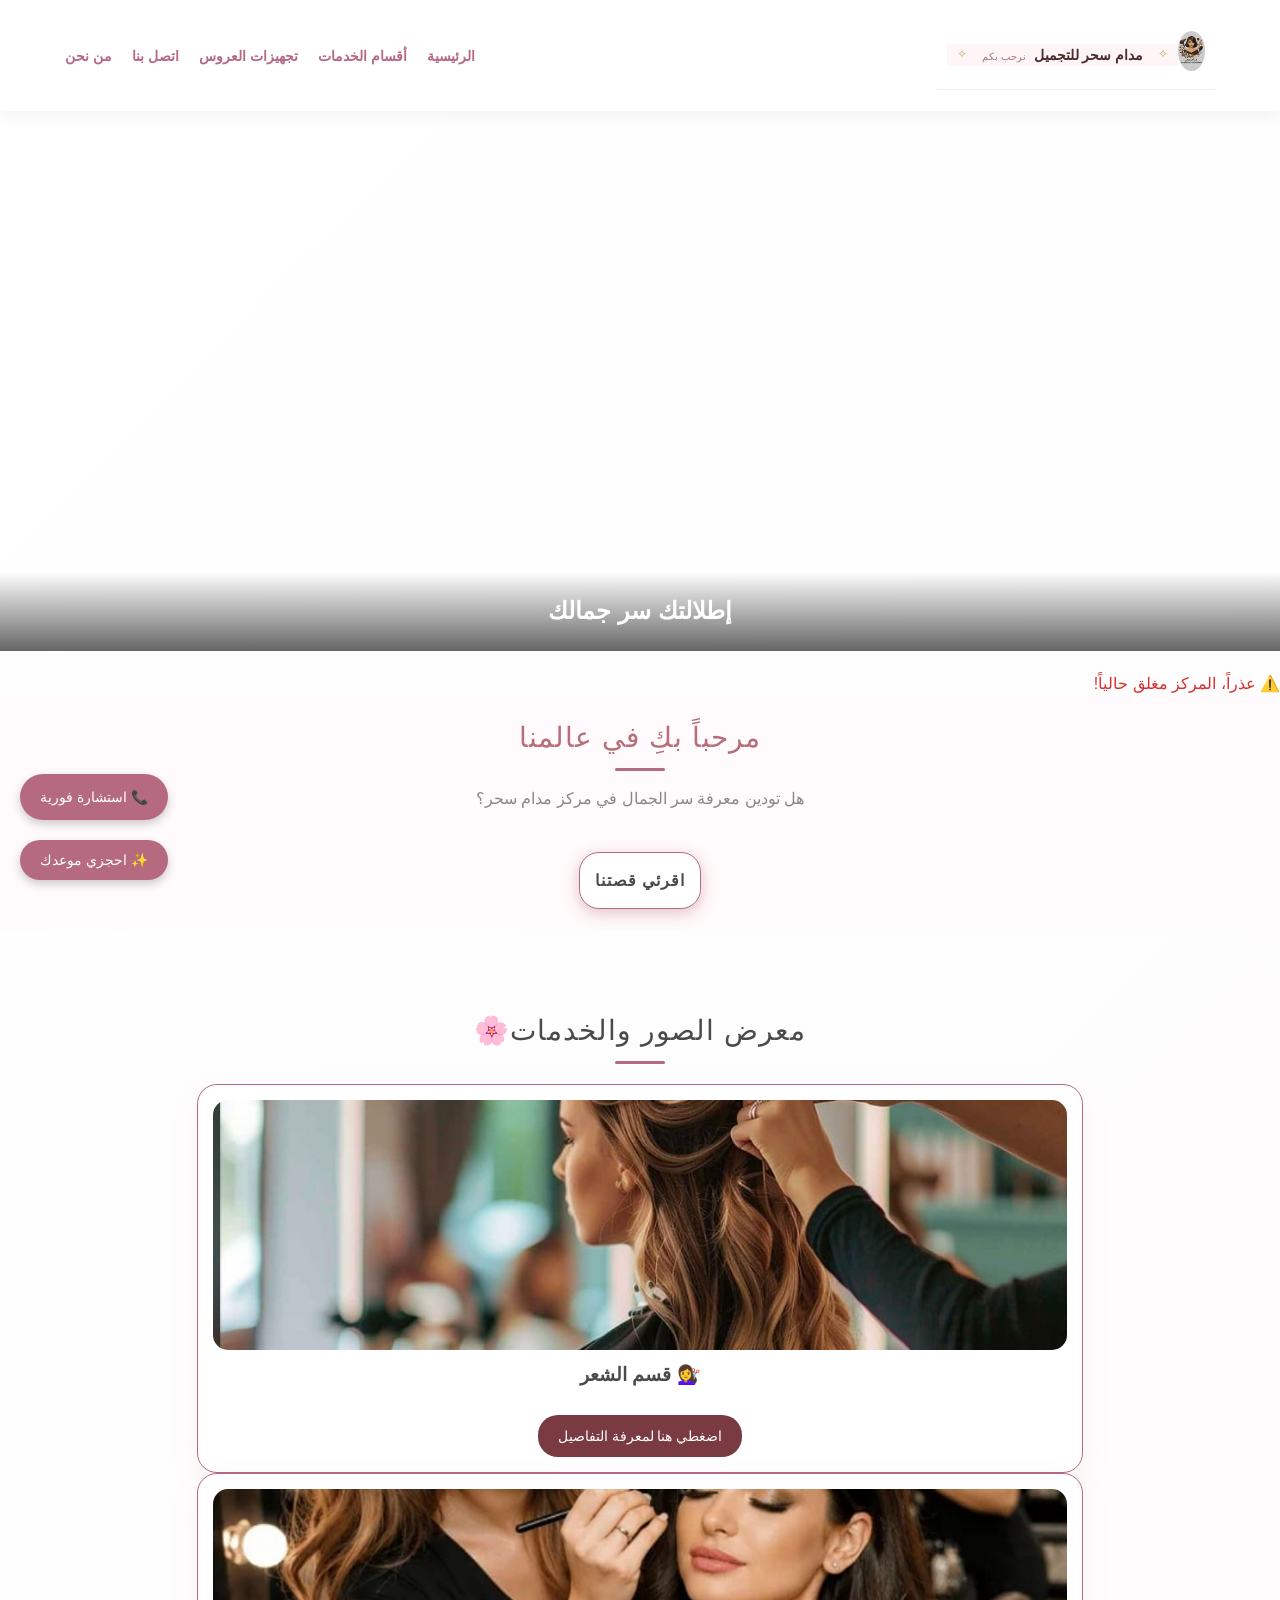
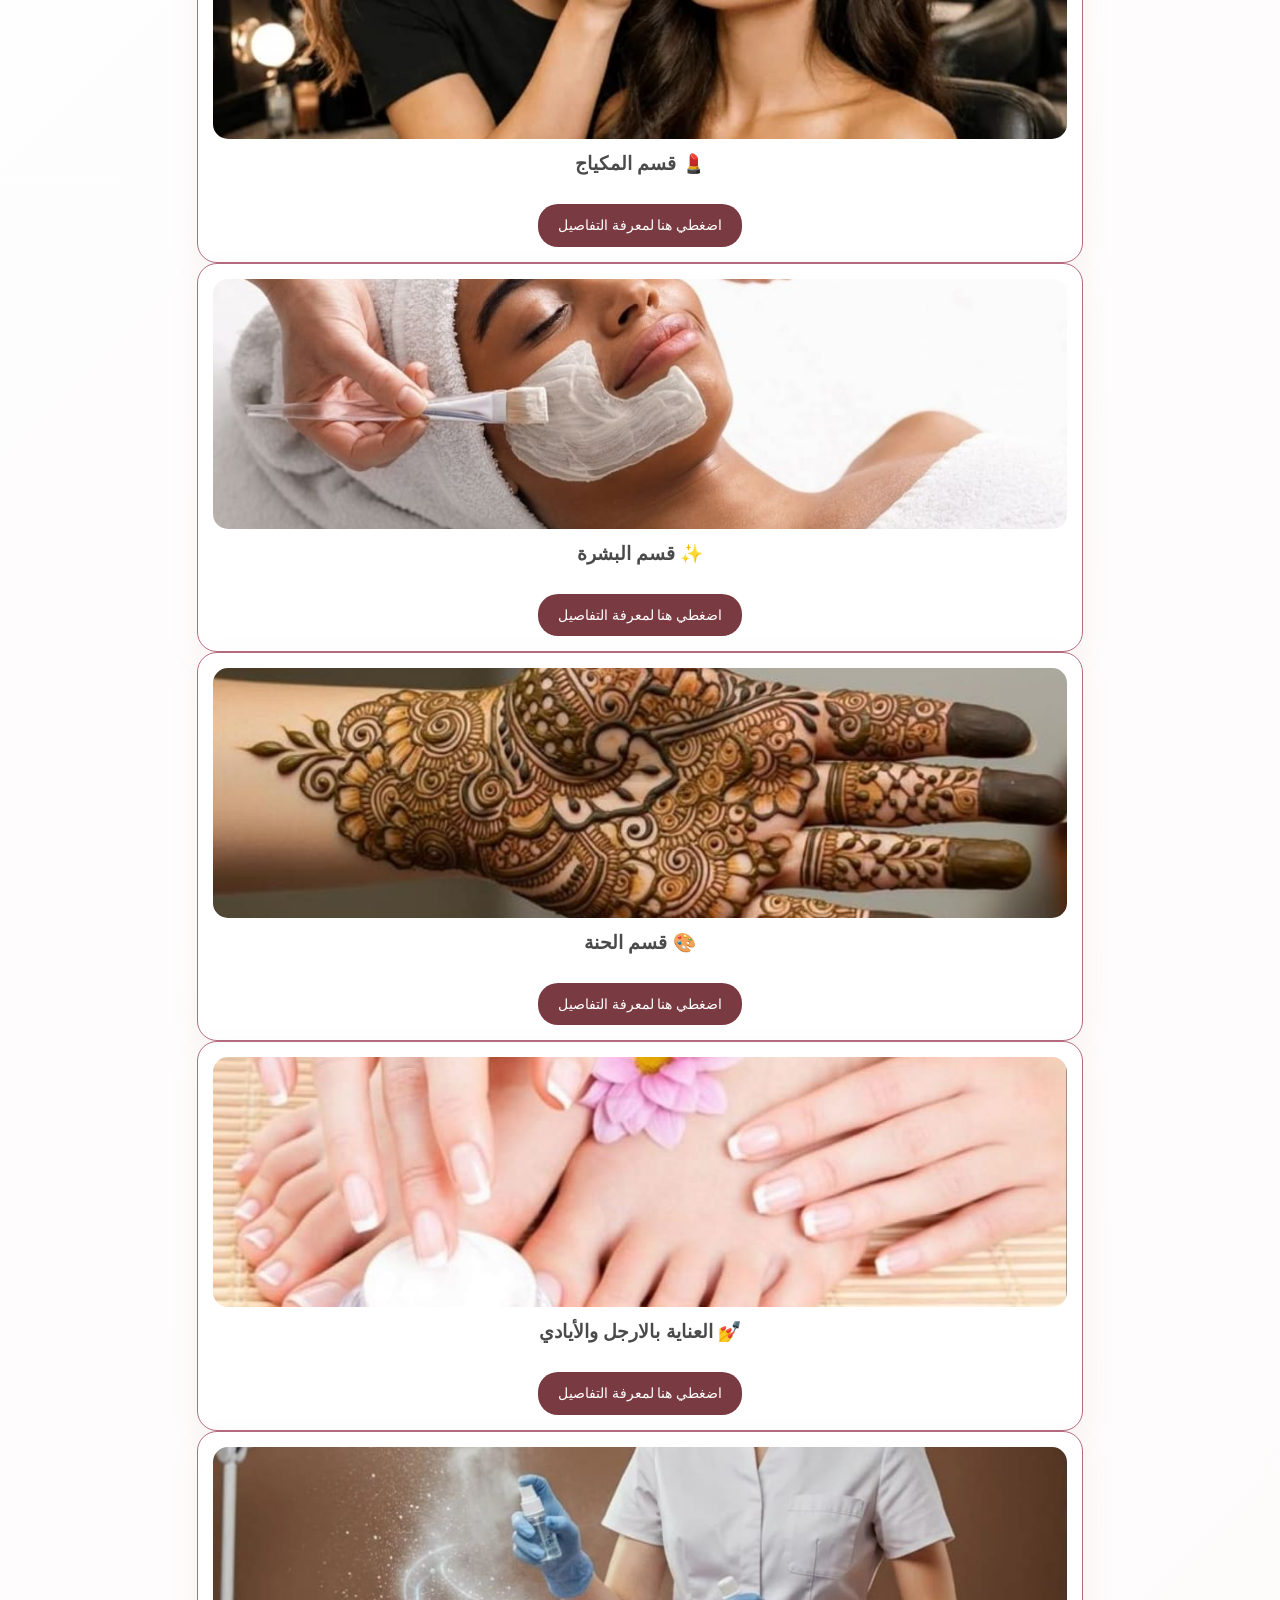
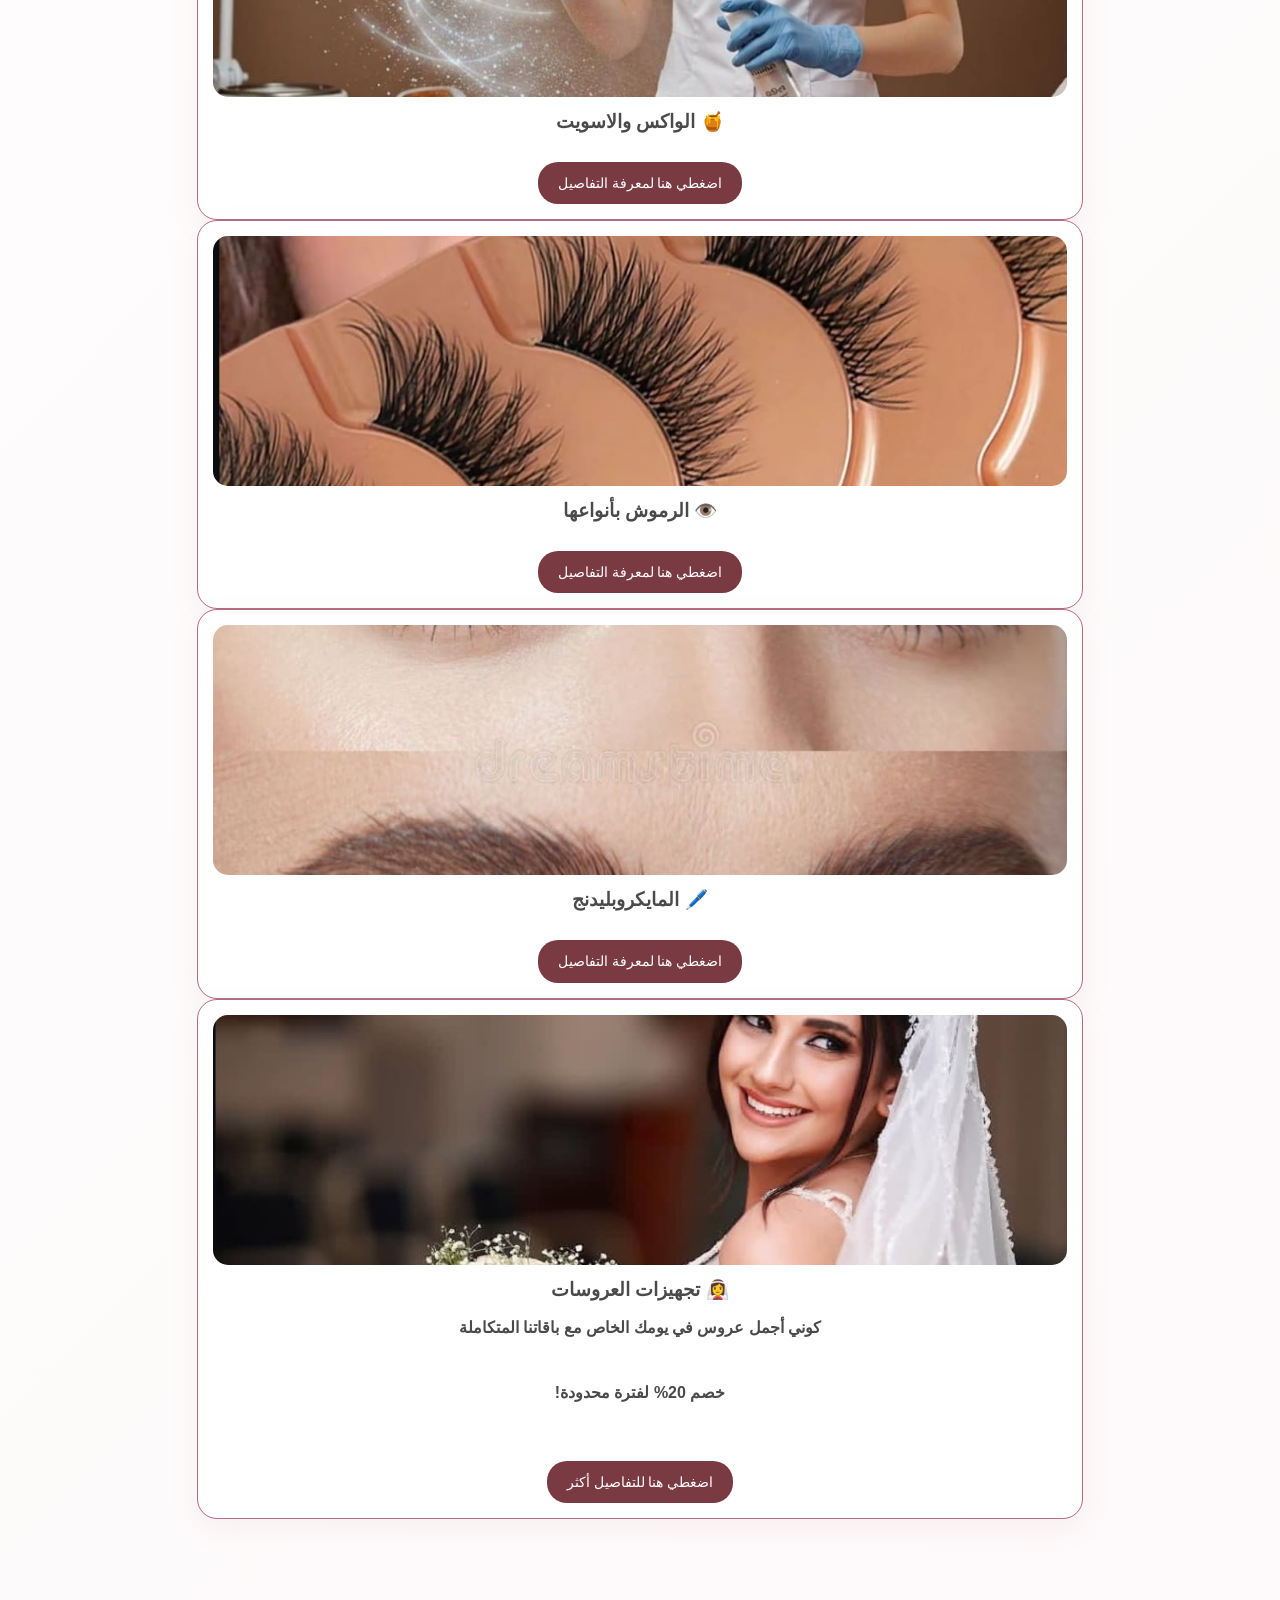
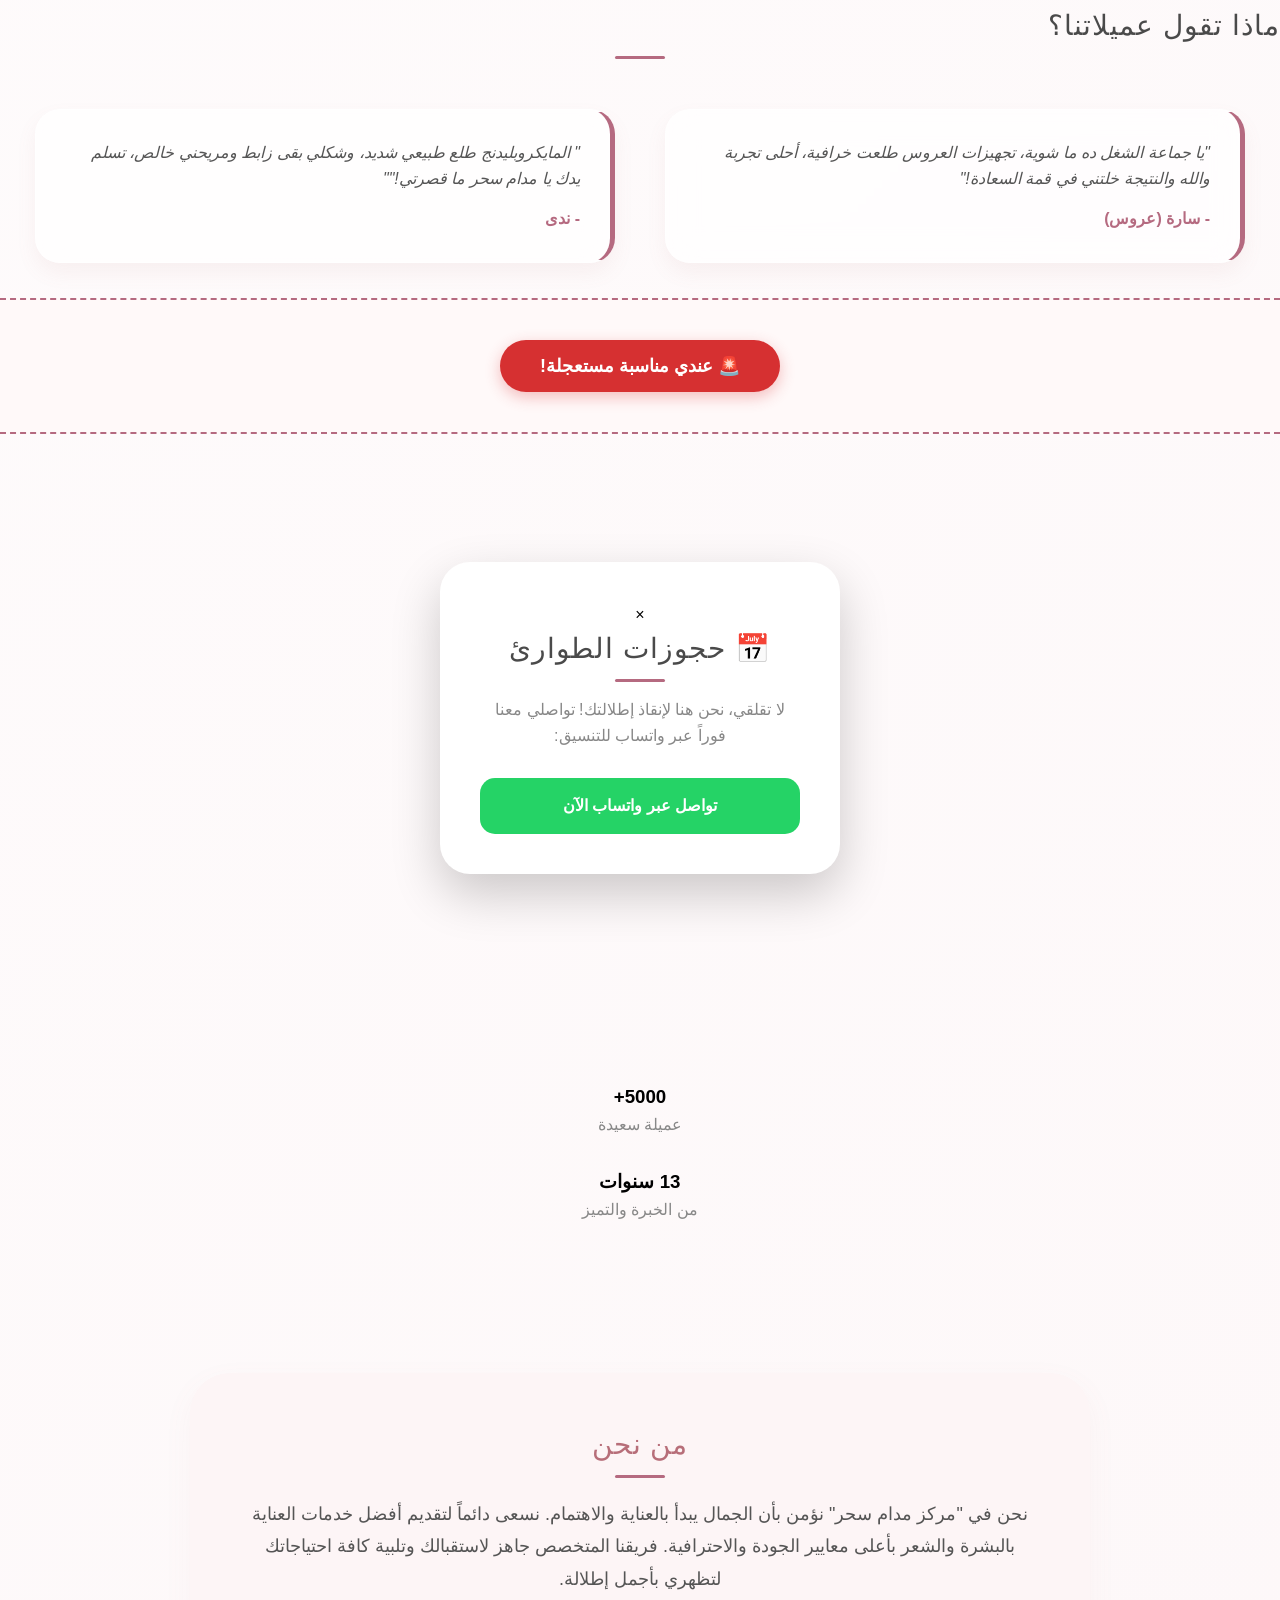
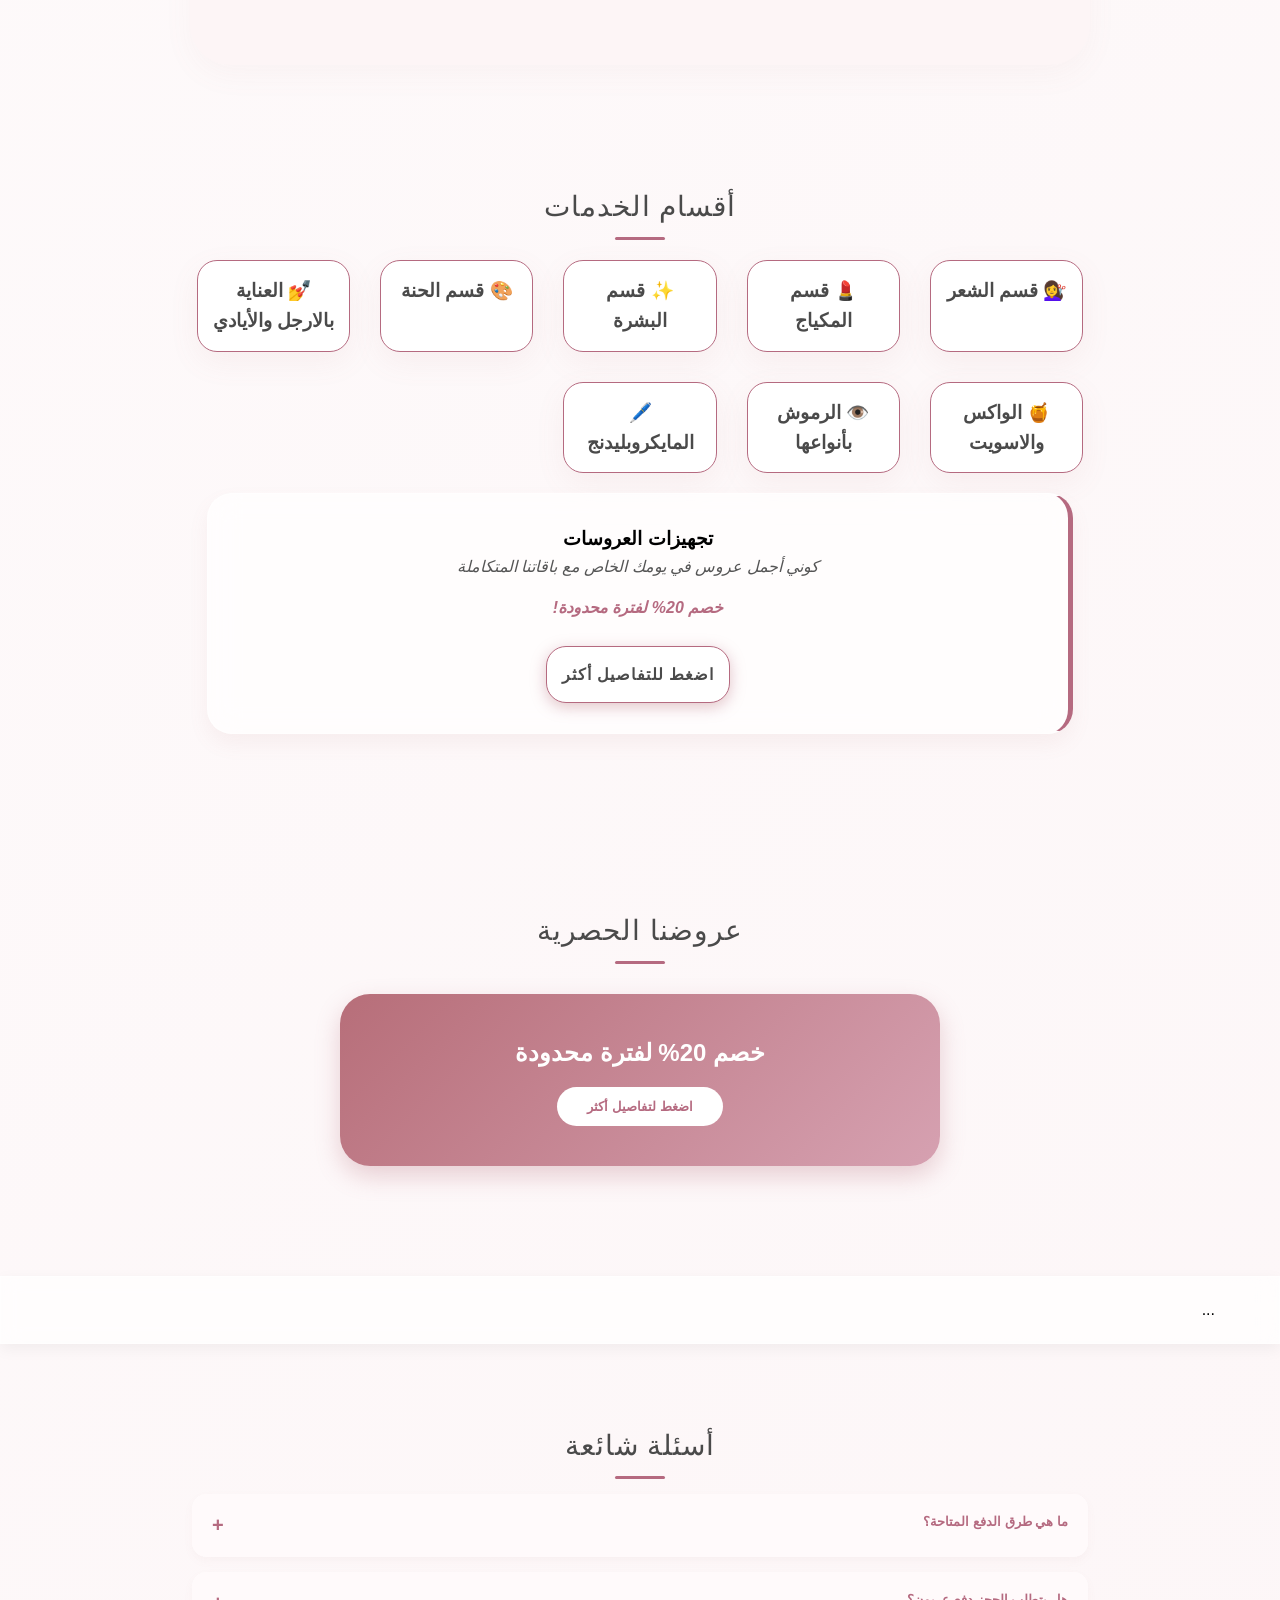
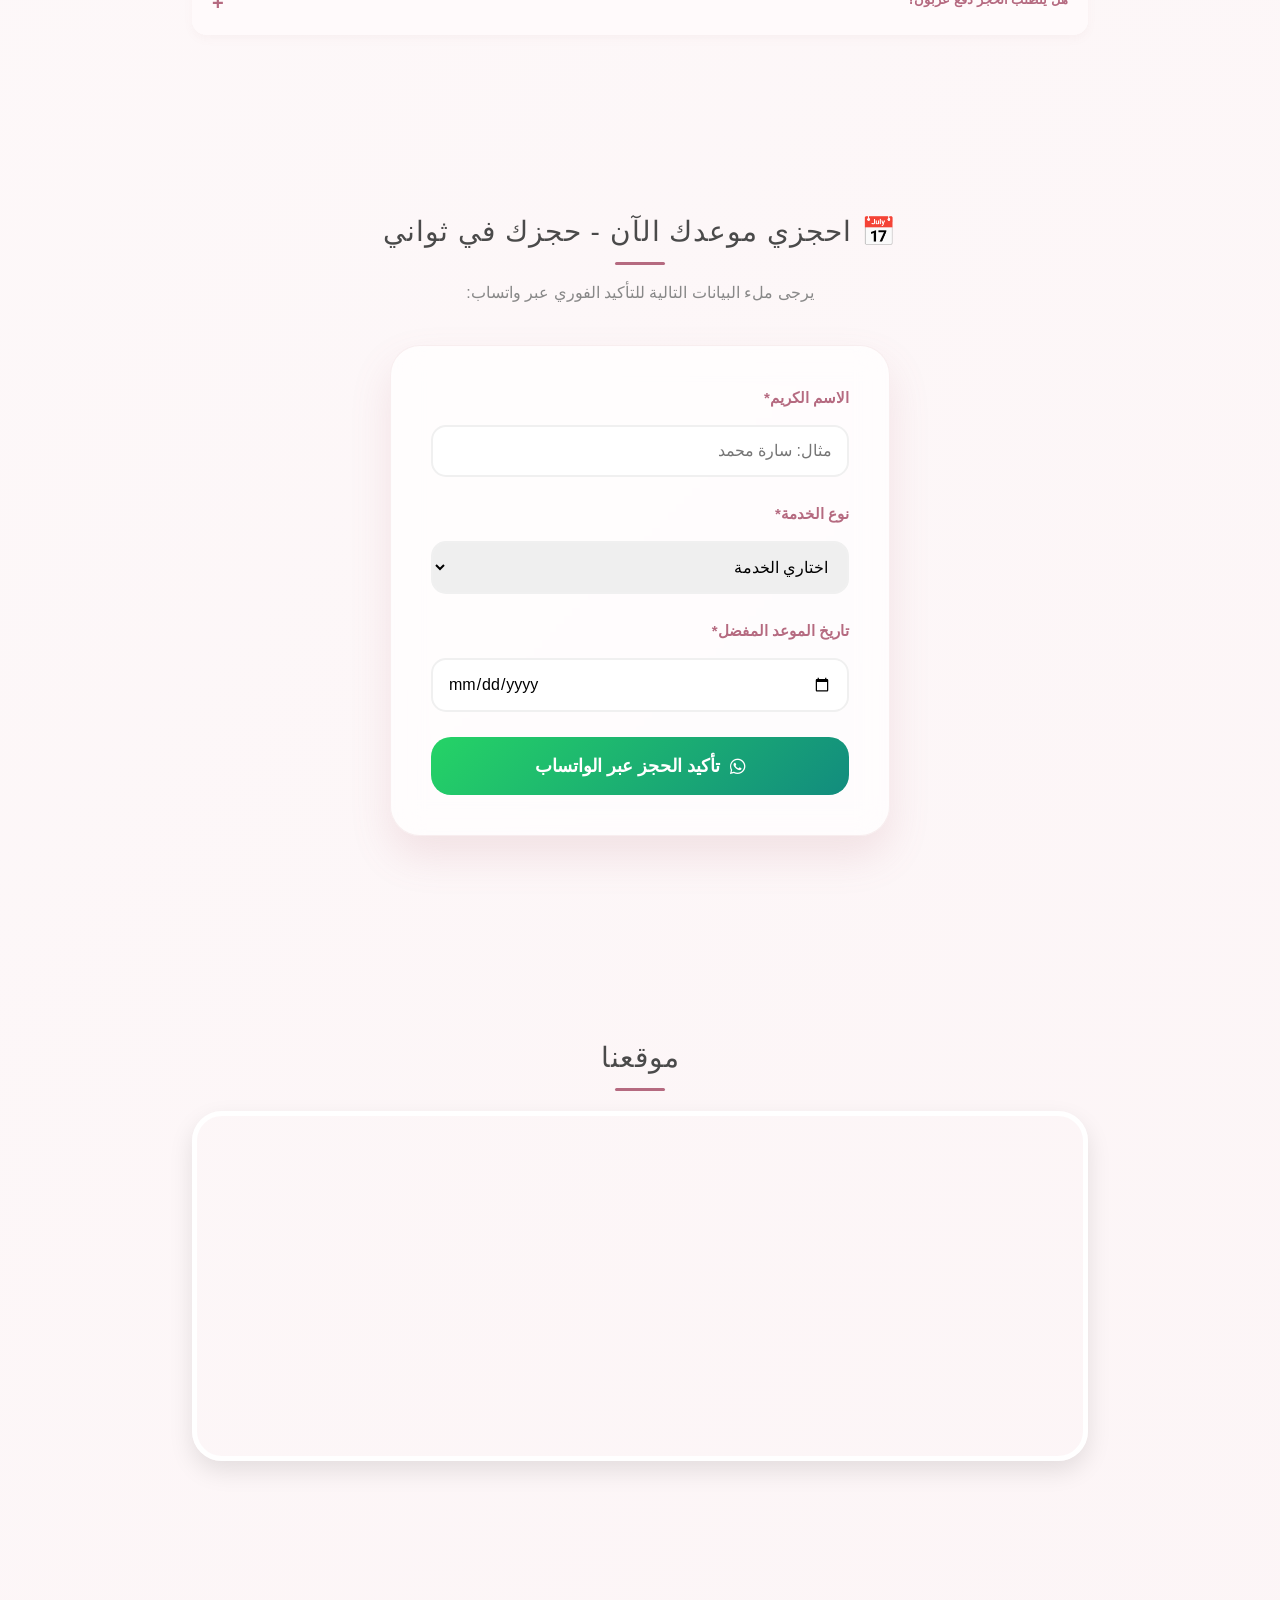
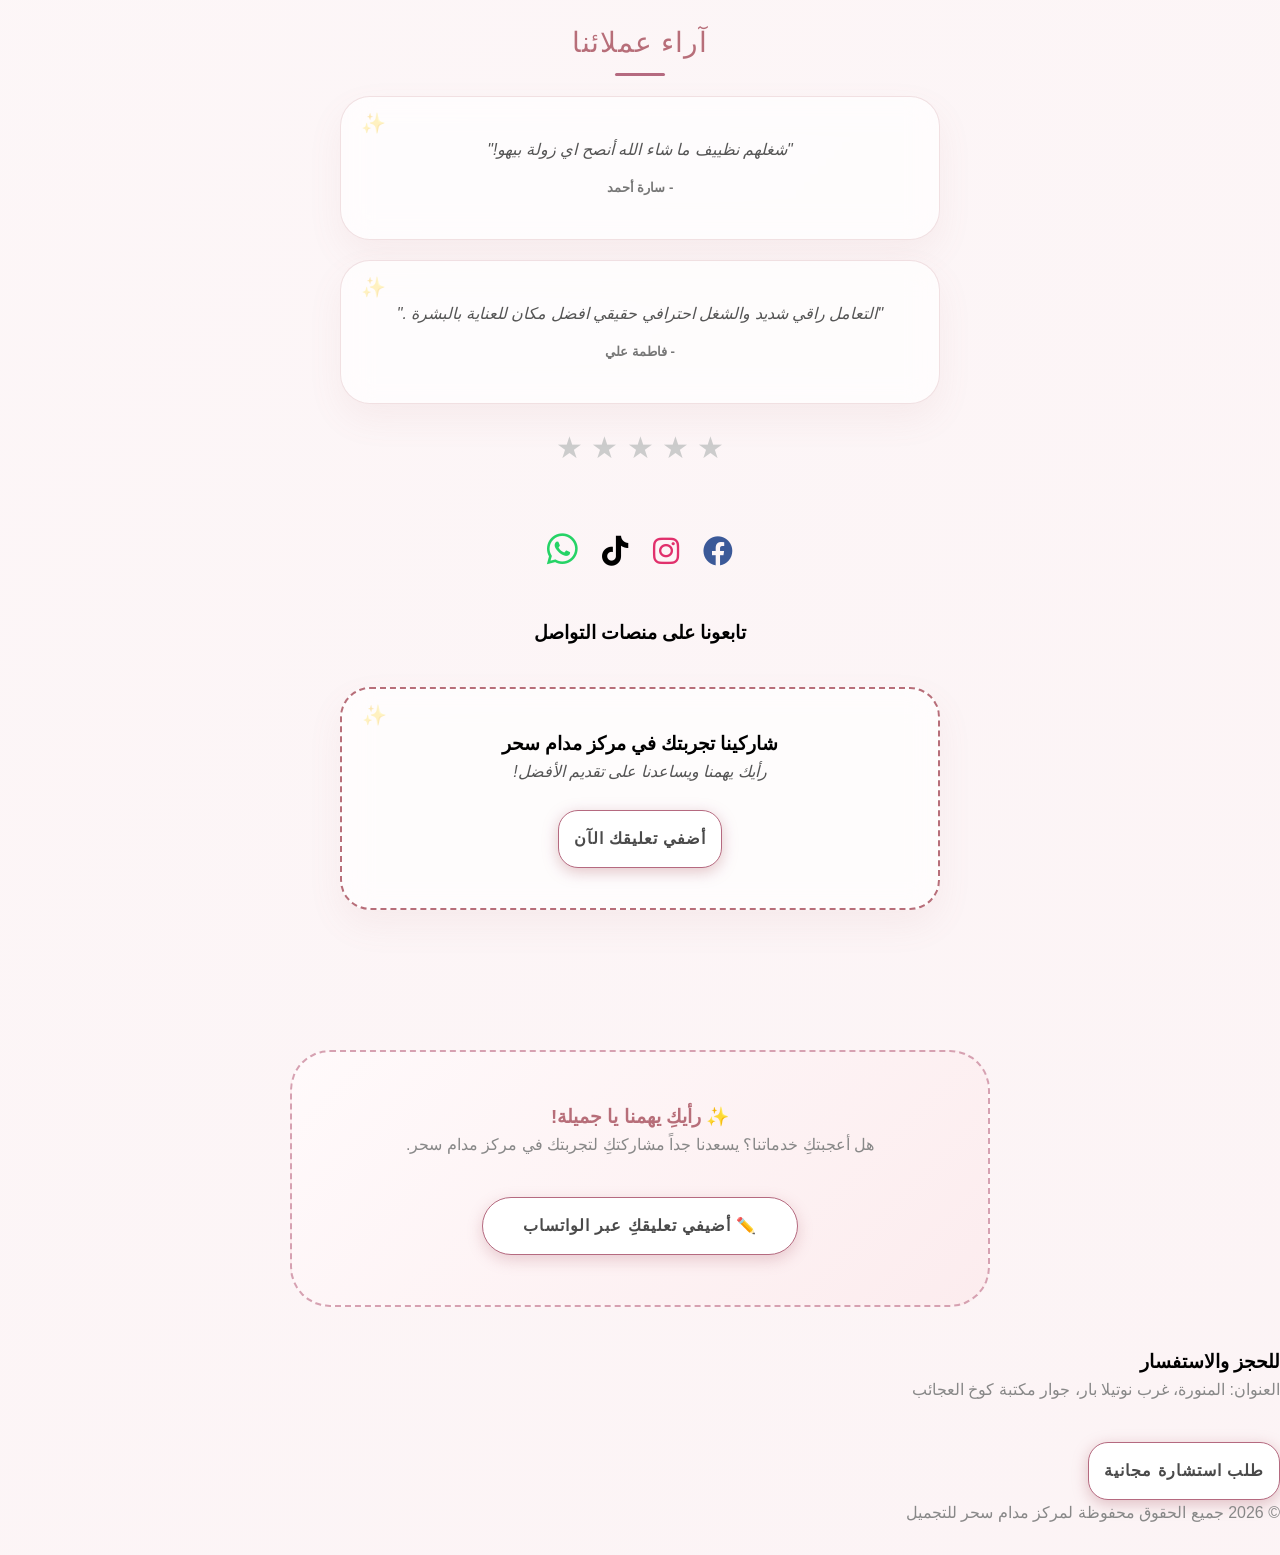
<file: index.html>
<!DOCTYPE html>
<html lang="ar" dir="rtl">
<head>
    <link rel="stylesheet" href="https://cdnjs.cloudflare.com/ajax/libs/font-awesome/6.0.0/css/all.min.css">
    <link rel="icon" type="image/png" href="logo-png.png">
    <meta name="viewport" content="width=device-width, initial-scale=1.0">
   
    <!-- عنوان الصفحة الذي سيظهر في نتائج بحث قوقل بالخط الأزرق العريض -->
<title>مركز مدام سحر للتجميل | Madam Sahar Beauty Center</title>

<!-- وصف الموقع الذي سيظهر تحت الرابط في نتائج البحث -->
<meta name="description" content="مركز مدام سحر للتجميل يقدم أفضل خدمات العناية بالبشرة، المكياج، وتصفيف الشعر.">

<!-- كلمات مفتاحية تساعد قوقل في فهم محتوى موقعك -->
<meta name="keywords" content="مركز تجميل, مدام سحر, عناية بالبشرة, صالون تجميل, Madam Sahar Beauty Center">

<!-- السماح صراحة لمحركات البحث بأرشفة الموقع وتتبعه -->
<meta name="robots" content="index, follow">    
    <meta name="description" content="مركز مدام سحر للجمال في السودان - وجهتك الأولى لأحدث صيحات المكياج، تصفيف الشعر، وخدمات العناية بالبشرة. احجزي موعدك اليوم لتجربة جمالية استثنائية.">
    <meta charset="UTF-8">
    <meta name="viewport" content="width=device-width, initial-scale=1.0">
    <title>مركز مدام سحر للتجميل</title>
 <link rel="stylesheet" href="./style.css">
    <link rel="stylesheet" href="https://cdnjs.cloudflare.com/ajax/libs/font-awesome/6.0.0/css/all.min.css">

    <!-- في قسم الـ head -->
<link rel="stylesheet" href="style.css">
<!-- إضافة Meta لتجاوب الشاشات -->
<meta name="viewport" content="width=device-width, initial-scale=1.0">
</head>
<body>
 <header>
    <div class="header-container">
        <div class="logo">
            <a href="index.html"><img src="images/logo.jpeg" alt="Logo"></a>
        </div>

        <div class="header-text-horizontal">
            <div class="ornament-horiz">✧</div>
            <div style="display: flex; align-items: baseline; gap: 8px;">
                <h1 class="main-title-horiz">مدام سحر للتجميل</h1>
                <p class="sub-title-horiz">نرحب بكم</p>
            </div>
            <div class="ornament-horiz">✧</div>
        </div>

        <div class="menu-toggle" onclick="toggleMenu()">
            <span class="bar"></span>
            <span class="bar"></span>
            <span class="bar"></span>
        </div>
    </div>
 
    <nav id="nav-menu">
        <ul>
            <li><a href="index.html">الرئيسية</a></li>
            <li><a href="index.html#services">أقسام الخدمات</a></li>
            <li><a href="bridal.html">تجهيزات العروس</a></li>
            <li><a href="contact.html">اتصل بنا</a></li>
            <li><a href="about.html">من نحن</a></li>
        </ul>
    </nav>
</header>
<section class="hero-section">
        <video autoplay muted loop playsinline>
            <source src="images/body.mp4" type="video/mp4">
        </video>
        <div class="hero-overlay">
            <h1>إطلالتك سر جمالك</h1>
        </div>
    </section>
    <script>
    function toggleMenu() {
        var menu = document.getElementById("nav-menu");
        if (menu.style.display === "block") {
            menu.style.display = "none";
        } else {
            menu.style.display = "block";
        }
    }
</script>
    
 <div id="statusAlert" class="alert"></div>
<section style="text-align: center; padding: 20px; background: #fffafb;">
    <h2 style="color: #b76e79;">مرحباً بكِ في عالمنا</h2>
    <p>هل تودين معرفة سر الجمال في مركز مدام سحر؟</p>
    <a href="about.html" class="btn" style="background:#b76e79;">اقرئي قصتنا</a>
</section>

<script>
    function checkWorkingHours() {
        var now = new Date();
        var hour = now.getHours(); // يجلب الساعة الحالية
        var alertDiv = document.getElementById('statusAlert');
        
        // أوقات العمل من 9 صباحاً (9) إلى 7 مساءً (19)
        if (hour >= 9 && hour < 19) {
            alertDiv.innerHTML = "✅ المركز مفتوح الآن، نتشرف بزيارتكم!";
            alertDiv.style.color = "green";
        } else {
            alertDiv.innerHTML = "⚠️ عذراً، المركز مغلق حالياً، ننتظركم في الموعد القادم!";
            alertDiv.style.color = "#d63031";
        }
    }
    // تشغيل الفحص عند تحميل الصفحة
    checkWorkingHours();
</script>
    <section id="gallery" class="container">
        <h2>معرض الصور والخدمات🌸 </h2>
        <div class="gallery-grid">
 <!-- نموذج الخدمة المتكرر -->
<div class="service-container">
    <!-- 1. قسم الشعر -->
    <div class="service-card">
        <img src="images/hair2.jpeg" class="gallery-img" alt="خدمات الشعر">
        <h3>💇‍♀️ قسم الشعر</h3>
        <a href="hair.html" class="details-button">اضغطي هنا لمعرفة التفاصيل</a>
    </div>

    <!-- 2. قسم المكياج -->
    <div class="service-card">
        <img src="images/makeup.jpeg" class="gallery-img" alt="خدمات المكياج">
        <h3>💄 قسم المكياج</h3>
        <a href="makeup.html" class="details-button">اضغطي هنا لمعرفة التفاصيل</a>
    </div>

    <!-- 3. قسم البشرة -->
    <div class="service-card">
        <img src="images/skincare.jpeg" class="gallery-img" alt="خدمات البشرة">
        <h3>✨ قسم البشرة</h3>
        <a href="skincare.html" class="details-button">اضغطي هنا لمعرفة التفاصيل</a>
    </div>

    <!-- 4. قسم الحنة -->
    <div class="service-card">
        <img src="images/henna.jpeg" class="gallery-img" alt="خدمات الحنة">
        <h3>🎨 قسم الحنة</h3>
        <a href="henna.html" class="details-button">اضغطي هنا لمعرفة التفاصيل</a>
    </div>

    <!-- 5. قسم العناية بالأرجل والأيادي -->
    <div class="service-card">
        <img src="images/nails.jpeg" class="gallery-img" alt="خدمات الأظافر">
        <h3>💅 العناية بالارجل والأيادي</h3>
        <a href="nails.html" class="details-button">اضغطي هنا لمعرفة التفاصيل</a>
    </div>

    <!-- 6. قسم الواكس -->
    <div class="service-card">
        <img src="images/wex.jpeg" class="gallery-img" alt="خدمات الواكس">
        <h3>🍯 الواكس والاسويت</h3>
        <a href="wax.html" class="details-button">اضغطي هنا لمعرفة التفاصيل</a>
    </div>

    <!-- 7. قسم الرموش -->
    <div class="service-card">
        <img src="images/lashes.jpeg" class="gallery-img" alt="خدمات الرموش">
        <h3>👁️ الرموش بأنواعها</h3>
        <a href="lashes.html" class="details-button">اضغطي هنا لمعرفة التفاصيل</a>
    </div>

    <!-- 8. قسم المايكروبليدنج -->
    <div class="service-card">
        <img src="images/mico.jpeg" class="gallery-img" alt="خدمات المايكروبليدنج">
        <h3>🖊️ المايكروبليدنج</h3>
        <a href="mico.html" class="details-button">اضغطي هنا لمعرفة التفاصيل</a>
    </div>
          
            <!-- 9. قسم تجهيزات العروس -->
<div class="service-card bridal-section">
    <img src="images/bridal1.jpeg" class="gallery-img" alt="خدمات تجهيز العروس">
    <h3>👰‍♀️ تجهيزات العروسات</h3>
    <p>كوني أجمل عروس في يومك الخاص مع باقاتنا المتكاملة</p>
    <p><strong>خصم 20% لفترة محدودة!</strong></p>
    <a href="bridal.html" class="details-button">اضغطي هنا للتفاصيل أكثر</a>
</div>
    </section>

    <section class="testimonials">
        <h2>ماذا تقول عميلاتنا؟</h2>
        <div class="testimonial-container">
            <div class="card">
                <p>"يا جماعة الشغل ده ما شوية، تجهيزات العروس طلعت خرافية، أحلى تجربة والله والنتيجة خلتني في قمة السعادة!"</p>
                <strong>- سارة (عروس)</strong>
            </div>
            <div class="card">
                <p>" المايكروبليدنج طلع طبيعي شديد، وشكلي بقى زابط ومريحني خالص، تسلم يدك يا مدام سحر ما قصرتي!""</p>
                <strong>- ندى</strong>
            </div>
        </div>
    </section>
   <!-- زر الطوارئ -->
<section class="emergency-section">
    <button class="emergency-btn" onclick="openEmergencyModal()">🚨 عندي مناسبة مستعجلة!</button>
</section>

<!-- نافذة الطوارئ -->
<div id="emergencyModal" class="modal">
    <div class="modal-content">
        <span class="close" onclick="closeEmergencyModal()">&times;</span>
        <h2>📅 حجوزات الطوارئ</h2>
        <p>لا تقلقي، نحن هنا لإنقاذ إطلالتك! تواصلي معنا فوراً عبر واتساب للتنسيق:</p>
        <a href="https://wa.me/249916825552?text=مرحباً، مدام سحر عندي مناسبة مستعجلة وأحتاج الى موعد طارئ!" class="whatsapp-btn">تواصل عبر واتساب الآن</a>
    </div>
</div>

<!-- الإحصائيات -->
<section id="stats" class="container stats-grid">
    <div class="stat-item">
        <h3>5000+</h3>
        <p>عميلة سعيدة</p>
    </div>
    <div class="stat-item">
        <h3>13 سنوات</h3>
        <p>من الخبرة والتميز</p>
    </div>
</section>

<section id="about" style="padding: 50px 20px; text-align: center; background-color: #fdf5f6;">
    <h2 style="color: #b76e79;">من نحن</h2>
    <p style="max-width: 800px; margin: 20px auto; line-height: 1.8; color: #555;">
        نحن في "مركز مدام سحر" نؤمن بأن الجمال يبدأ بالعناية والاهتمام. نسعى دائماً لتقديم أفضل خدمات العناية بالبشرة والشعر بأعلى معايير الجودة والاحترافية. 
        فريقنا المتخصص جاهز لاستقبالك وتلبية كافة احتياجاتك لتظهري بأجمل إطلالة.
    </p>
</section>

<!-- الخدمات -->
<section id="services" class="container">
    <h2>أقسام الخدمات</h2>
    <div class="gallery-grid">
        <a href="hair.html" class="service-card"><h3>💇‍♀️ قسم الشعر</h3></a>
        <a href="makeup.html" class="service-card"><h3>💄 قسم المكياج</h3></a>
        <a href="skincare.html" class="service-card"><h3>✨ قسم البشرة</h3></a>
        <a href="henna.html" class="service-card"><h3>🎨 قسم الحنة</h3></a>
        <a href="nails.html" class="service-card"><h3>💅 العناية بالارجل والأيادي</h3></a>
        <a href="wax.html" class="service-card"><h3>🍯 الواكس والاسويت</h3></a>
        <a href="lashes.html" class="service-card"><h3>👁️ الرموش بأنواعها</h3></a>
        <a href="mico.html" class="service-card"><h3>🖊️ المايكروبليدنج</h3></a>
    </div>
 <div class="card" style="text-align: center;">
    <h3>تجهيزات العروسات</h3>
    <p>كوني أجمل عروس في يومك الخاص مع باقاتنا المتكاملة</p>
    <p><strong>خصم 20% لفترة محدودة!</strong></p>
    
    <a href="bridal.html" class="btn">اضغط للتفاصيل أكثر</a>
</div>
</section>

<!-- العروض -->
<section id="offers" class="container">
    <h2>عروضنا الحصرية</h2>
    <div class="offer-box" id="offerBox">
        <h3>خصم 20% لفترة محدودة</h3>
        <button onclick="changeOffer()">اضغط لتفاصيل أكثر</button>
    </div>
</section>
 <!-- Header & Status (سابق ذكرهما) -->
    <header>...</header>
    <div id="statusAlert" class="alert" style="display: none;">⚠️ عذراً، المركز مغلق حالياً!</div>

    <!-- الأقسام السابقة (Emergency, Stats, Services, Offers) تم دمجها هنا -->

    <!-- قسم الأسئلة الشائعة -->
    <section id="faq" class="container">
        <h2>أسئلة شائعة</h2>
        <div class="faq-item">
            <button class="faq-question">ما هي طرق الدفع المتاحة؟</button>
            <div class="faq-answer"><p>نقبل الدفع نقداً عند الوصول وبنكك.</p></div>
        </div>
        <div class="faq-item">
            <button class="faq-question">هل يتطلب الحجز دفع عربون؟</button>
            <div class="faq-answer"><p>نعم، يرجى التواصل عبر الواتساب لتأكيد الحجز.</p></div>
        </div>
    </section>
 <!-- هذا القسم سيحل محل قسم "احجزي موعدك الآن" القديم في image_0.png -->
<section id="booking-section">
    <div class="container">
        <h2>📅 احجزي موعدك الآن - حجزك في ثواني</h2>
        <p>يرجى ملء البيانات التالية للتأكيد الفوري عبر واتساب:</p>

        <form id="bookingForm" class="booking-form">
            
            <!-- حقل الاسم (مع تحقق من الطول) -->
            <div class="form-group">
                <label for="clientName">الاسم الكريم*</label>
                <input type="text" id="clientName" name="clientName" placeholder="مثال: سارة محمد" required minlength="3">
                <span class="error-message" id="nameError"></span>
            </div>

            <!-- قائمة الخدمات المنسدلة -->
            <div class="form-group">
                <label for="serviceType">نوع الخدمة*</label>
                <select id="serviceType" name="serviceType" required>
                    <option value="" disabled selected>اختاري الخدمة</option>
                    <option value="hair">قسم الشعر</option>
                    <option value="makeup">قسم المكياج</option>
                    <option value="skincare">قسم البشرة</option>
                    <option value="henna">قسم الحنة</option>
                    <option value="nails">العناية بالأظافر</option>
                    <option value="wax">الواكس والسويت</option>
                    <option value="lashes">الرموش</option>
                    <option value="mico">المايكروبليدنج</option>
                </select>
            </div>

            <!-- حقل التاريخ -->
            <div class="form-group">
                <label for="bookingDate">تاريخ الموعد المفضل*</label>
                <input type="date" id="bookingDate" name="bookingDate" required>
                <span class="error-message" id="dateError"></span>
            </div>

            <!-- زر الإرسال عبر واتساب -->
            <button type="submit" class="whatsapp-book-btn">
                <i class="fab fa-whatsapp"></i> تأكيد الحجز عبر الواتساب
            </button>
            
            <!-- رسالة تأكيد الإرسال -->
            <p id="formStatusMessage" style="display: none; color: green; text-align: center; margin-top: 10px;"></p>

        </form>
    </div>
</section>

<!-- سكريبت التحقق من صحة البيانات وتجهيز رسالة الواتساب -->
<script>
    document.getElementById("bookingForm").addEventListener("submit", function(event) {
        event.preventDefault(); // منع الإرسال الافتراضي
        let isValid = true;

        // 1. التحقق من الاسم (على الأقل 3 أحرف)
        const nameInput = document.getElementById("clientName");
        const nameError = document.getElementById("nameError");
        if (nameInput.value.trim().length < 3) {
            nameError.textContent = "الاسم يجب أن يكون من 3 أحرف على الأقل.";
            isValid = false;
        } else {
            nameError.textContent = "";
        }

        // 2. التحقق من التاريخ (لا يمكن حجزه في الماضي)
        const dateInput = document.getElementById("bookingDate");
        const dateError = document.getElementById("dateError");
        const selectedDate = new Date(dateInput.value);
        const today = new Date();
        today.setHours(0, 0, 0, 0); // ضبط الوقت لليوم فقط
        if (selectedDate < today) {
            dateError.textContent = "لا يمكن اختيار تاريخ في الماضي.";
            isValid = false;
        } else {
            dateError.textContent = "";
        }

        // إذا كانت البيانات صحيحة، قم بتجهيز رسالة الواتساب
        if (isValid) {
            const name = nameInput.value;
            const service = document.getElementById("serviceType").options[document.getElementById("serviceType").selectedIndex].text;
            const date = dateInput.value;

            // رقم الواتساب الخاص بك
            const phoneNumber = "249916825552"; 
            
            // تنسيق الرسالة
            let whatsappMessage = `مرحباً، أريد حجز موعد جديد:%0A`;
            whatsappMessage += `- الاسم: ${name}%0A`;
            whatsappMessage += `- الخدمة: ${service}%0A`;
            whatsappMessage += `- التاريخ: ${date}`;

            // رابط الواتساب
            const whatsappUrl = `https://wa.me/${phoneNumber}?text=${whatsappMessage}`;

            // إظهار رسالة نجاح وتوجيه المستخدم
            document.getElementById("formStatusMessage").textContent = "جاري تحويلك إلى واتساب لتأكيد الحجز...";
            document.getElementById("formStatusMessage").style.display = "block";

            // فتح الرابط في نافذة جديدة
            window.open(whatsappUrl, '_blank');
            
            // إعادة تعيين النموذج
            this.reset();
            setTimeout(() => {
                document.getElementById("formStatusMessage").style.display = "none";
            }, 3000);
        }
    });
</script>
    <!-- الخريطة -->
    <section class="container">
        <h2>موقعنا</h2>
        <div class="map-container">
 <iframe src="https://www.google.com/maps/embed?pb=!1m17!1m12!1m3!1d3845.0188673445723!2d32.48450018514903!3d15.483417289245136!2m3!1f0!2f0!3f0!3m2!1i1024!2i768!4f13.1!3m2!1m1!2zMTXCsDI5JzAwLjMiTiAzMsKwMjgnNTYuMyJF!5e0!3m2!1sar!2sqa!4v1783257872866!5m2!1sar!2sqa" width="600" height="450" style="border:0;" allowfullscreen="" loading="lazy" referrerpolicy="strict-origin-when-cross-origin"></iframe>
        </div>
    </section>
<!-- قسم آراء العملاء النهائي -->
<section id="testimonials" class="container">
    <h2 style="text-align: center; color: #b76e79;">آراء عملائنا</h2>
    
    <div class="testimonial-grid">
        <div class="card testimonial-card">
            <p>"شغلهم نظييف ما شاء الله أنصح اي زولة بيهو!"</p>
            <small style="display: block; margin-top: 10px; font-weight: bold; color: #777;">- سارة أحمد</small>
        </div>
        <div class="card testimonial-card">
            <p>"التعامل راقي شديد والشغل احترافي حقيقي افضل مكان للعناية بالبشرة ."</p>
            <small style="display: block; margin-top: 10px; font-weight: bold; color: #777;">- فاطمة علي</small>
        </div>
    </div>

<div class="rating" id="rating-stars" style="font-size: 30px; cursor: pointer; color: #ccc;">
    <span onclick="rate(1)">★</span>
    <span onclick="rate(2)">★</span>
    <span onclick="rate(3)">★</span>
    <span onclick="rate(4)">★</span>
    <span onclick="rate(5)">★</span>
</div>

<div style="text-align: center; margin-top: 50px;">
    <a href=" https://www.facebook.com/sahar.srmad " target="_blank" style="font-size: 30px; margin: 10px; color: #3b5998;"><i class="fab fa-facebook"></i></a>
    <a href=" https://www.instagram.com/saharsrmad?igsh=Y3Eza2I0MXJnZ3g4 " target="_blank" style="font-size: 30px; margin: 10px; color: #e1306c;"><i class="fab fa-instagram"></i></a>
    <a href="https://www.tiktok.com/@saharsrmad?_r=1&_t=ZS-97mEpdgyXai" target="_blank" style="font-size: 30px; margin: 10px; color: #000;"><i class="fab fa-tiktok"></i></a>
    <a href="https://wa.me/249916825552" target="_blank" style="font-size: 35px; margin: 10px; color: #25d366;"><i class="fab fa-whatsapp"></i></a>
<section id="social-section" style="text-align: center; margin: 40px 0;">
    <h3>تابعونا على منصات التواصل</h3>
    <div class="icons">
        </div>
</section>
</div>
    <!-- بطاقة إضافة تعليق -->
    <div class="card" style="text-align: center; margin-top: 30px; border: 2px dashed #b76e79;">
        <h3>شاركينا تجربتك في مركز مدام سحر</h3>
        <p>رأيك يهمنا ويساعدنا على تقديم الأفضل!</p>
        <!-- [https://wa.me/249916825552](https://wa.me/249916825552)  # -->
        <a href="feedback.html" class="btn">أضفي تعليقك الآن</a>
    </div>
</section>
 <!-- قسم إضافة تعليق -->
<section id="feedback" class="section-content" style="text-align: center; border: 2px dashed #d6a1b1;">
    <h3 style="color: #b76e79;">✨ رأيكِ يهمنا يا جميلة!</h3>
    <p>هل أعجبتكِ خدماتنا؟ يسعدنا جداً مشاركتكِ لتجربتك في مركز مدام سحر.</p>
    <a href="https://wa.me/249916825552?text=مرحباً%20مدام%20سحر،%20أريد%20إضافة%20تعليق%20عن%20خدمتكم:" 
       class="btn" style="background: #d6a1b1; margin-top: 10px;">
       ✏️ أضيفي تعليقكِ عبر الواتساب
    </a>
</section>
    <!-- الفوتر -->
    <footer id="contact">
        <h3>للحجز والاستفسار</h3>
        <p>العنوان: المنورة، غرب نوتيلا بار، جوار مكتبة كوخ العجائب</p>
        <a href="consultation.html" class="btn">طلب استشارة مجانية</a>
        <div class="footer-bottom">
            <p>&copy; 2026 جميع الحقوق محفوظة لمركز مدام سحر للتجميل</p>
        </div>
    </footer>

 <!-- الأزرار العائمة -->
    <a href="https://wa.me/249916825552" class="floating-btn" target="_blank" style="bottom: 80px;">📞 استشارة فورية</a>
    <button onclick="document.getElementById('bookingModal').style.display='flex'" class="floating-btn" style="bottom: 20px;">✨ احجزي موعدك</button>
    <button id="backToTop" onclick="window.scrollTo({top: 0, behavior: 'smooth'})">↑</button>

    <!-- نافذة اختيار الخدمة -->
    <div id="bookingModal" style="display:none; position:fixed; top:0; left:0; width:100%; height:100%; background:rgba(0,0,0,0.5); z-index:9999; align-items:center; justify-content:center;">
        <div style="background:white; padding:30px; border-radius:30px; width:90%; max-width:400px; text-align:center;">
            <h3 style="color: #b76e79;">اختاري الخدمة المطلوبة 🌸</h3>
            <select id="serviceSelect" style="width:100%; padding:10px; margin:15px 0; border-radius:10px; border:1px solid #d6a1b1;">
                <option value="تجهيز عروس">تجهيز عروس</option>
                <option value="مكياج">مكياج</option>
                <option value="حنة">حنة</option>
                <option value="تنظيف بشرة">تنظيف بشرة</option>
                <option value="أخرى">أخرى</option>
            </select>
            <button onclick="sendToWhatsApp()" class="btn" style="background:#d6a1b1; width:100%; padding:10px; color:white; border:none; border-radius:10px; cursor:pointer;">تأكيد الحجز عبر الواتساب</button>
            <button onclick="document.getElementById('bookingModal').style.display='none'" style="margin-top:15px; background:none; border:none; color:#888; cursor:pointer;">إلغاء</button>
        </div>
    </div>

    <!-- السكربتات -->
    <script src="https://unpkg.com/aos@2.3.1/dist/aos.js"></script>
    <script>
        AOS.init();
        function sendToWhatsApp() {
            var service = document.getElementById('serviceSelect').value;
            var url = "https://wa.me/249916825552?text=أهلاً%20مدام%20سحر،%20أريد%20حجز%20موعد%20لخدمة:%20" + encodeURIComponent(service);
            window.open(url, '_blank');
            document.getElementById('bookingModal').style.display = 'none';
        }
    </script>
    <script src="script.js"></script>
</body>
</html>
</file>
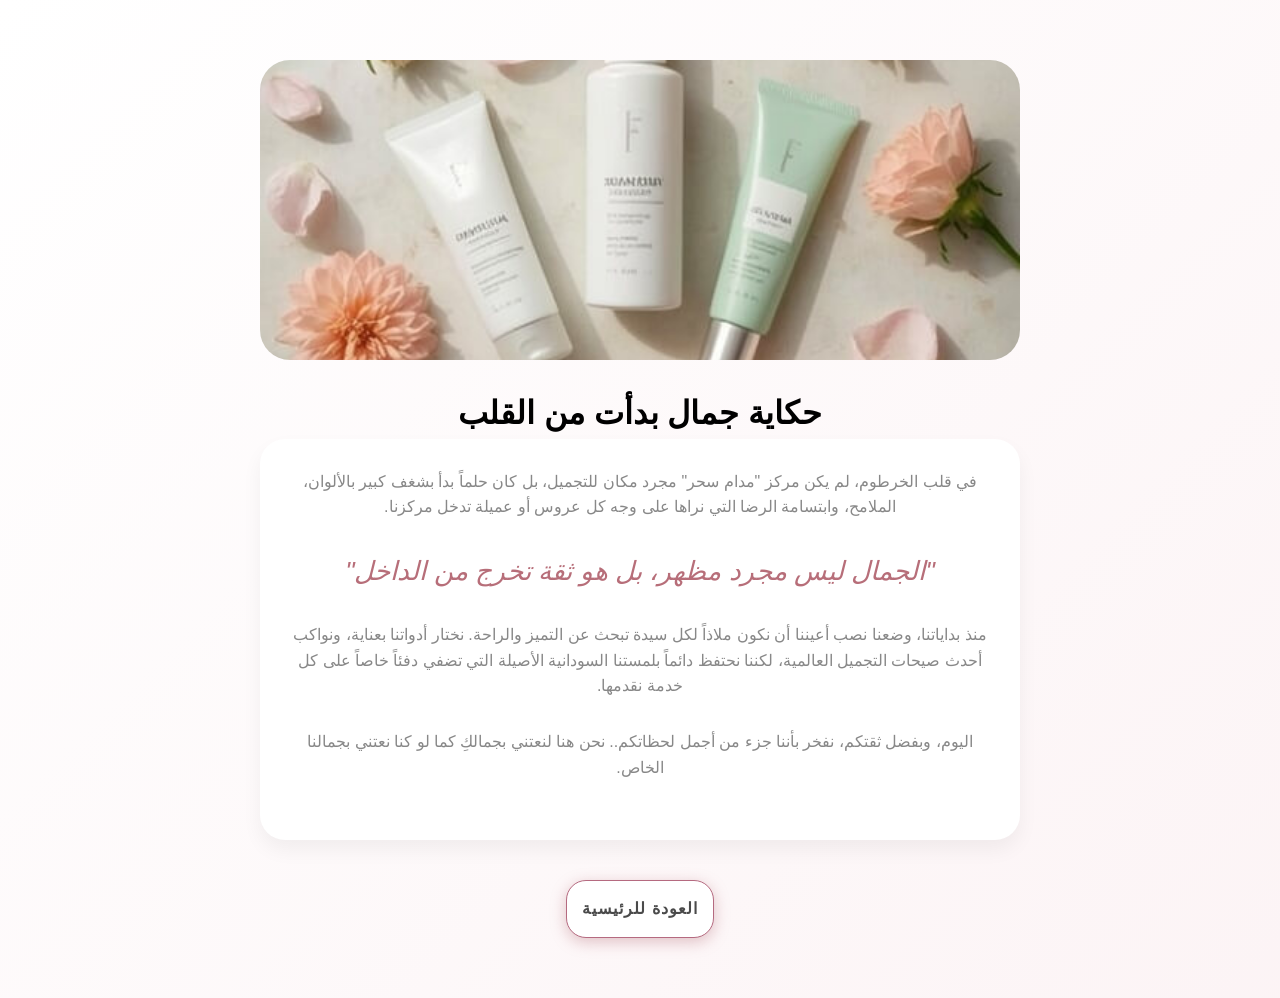
<file: about.html>
<!DOCTYPE html>
<html lang="ar" dir="rtl">
<head>
    <meta charset="UTF-8">
    <meta name="viewport" content="width=device-width, initial-scale=1.0">
    <title>قصة مركز مدام سحر | عالم الجمال</title>
    <link rel="stylesheet" href="style.css">
    <style>
        .about-container { max-width: 800px; margin: 40px auto; padding: 20px; text-align: center; }
        .hero-img { width: 100%; height: 300px; object-fit: cover; border-radius: 30px; margin-bottom: 20px; }
        .story-text { line-height: 2; font-size: 1.1em; color: #555; background: #fff; padding: 30px; border-radius: 25px; box-shadow: 0 10px 20px rgba(0,0,0,0.05); }
        .quote { color: #b76e79; font-style: italic; font-size: 1.5em; margin: 30px 0; }
    </style>
</head>
<body>

<div class="about-container">
    <img src="images/abut.jpeg" alt="مدام سحر في العمل" class="hero-img">
    
    <h1>حكاية جمال بدأت من القلب</h1>
    
    <div class="story-text">
        <p>في قلب الخرطوم، لم يكن مركز "مدام سحر" مجرد مكان للتجميل، بل كان حلماً بدأ بشغف كبير بالألوان، الملامح، وابتسامة الرضا التي نراها على وجه كل عروس أو عميلة تدخل مركزنا.</p>
        
        <p class="quote">"الجمال ليس مجرد مظهر، بل هو ثقة تخرج من الداخل"</p>
        
        <p>منذ بداياتنا، وضعنا نصب أعيننا أن نكون ملاذاً لكل سيدة تبحث عن التميز والراحة. نختار أدواتنا بعناية، ونواكب أحدث صيحات التجميل العالمية، لكننا نحتفظ دائماً بلمستنا السودانية الأصيلة التي تضفي دفئاً خاصاً على كل خدمة نقدمها.</p>
        
        <p>اليوم، وبفضل ثقتكم، نفخر بأننا جزء من أجمل لحظاتكم.. نحن هنا لنعتني بجمالكِ كما لو كنا نعتني بجمالنا الخاص.</p>
    </div>

    <div style="margin-top: 30px;">
        <a href="index.html" class="btn" style="background:#b76e79;">العودة للرئيسية</a>
    </div>
</div>

</body>
</html>
</file>
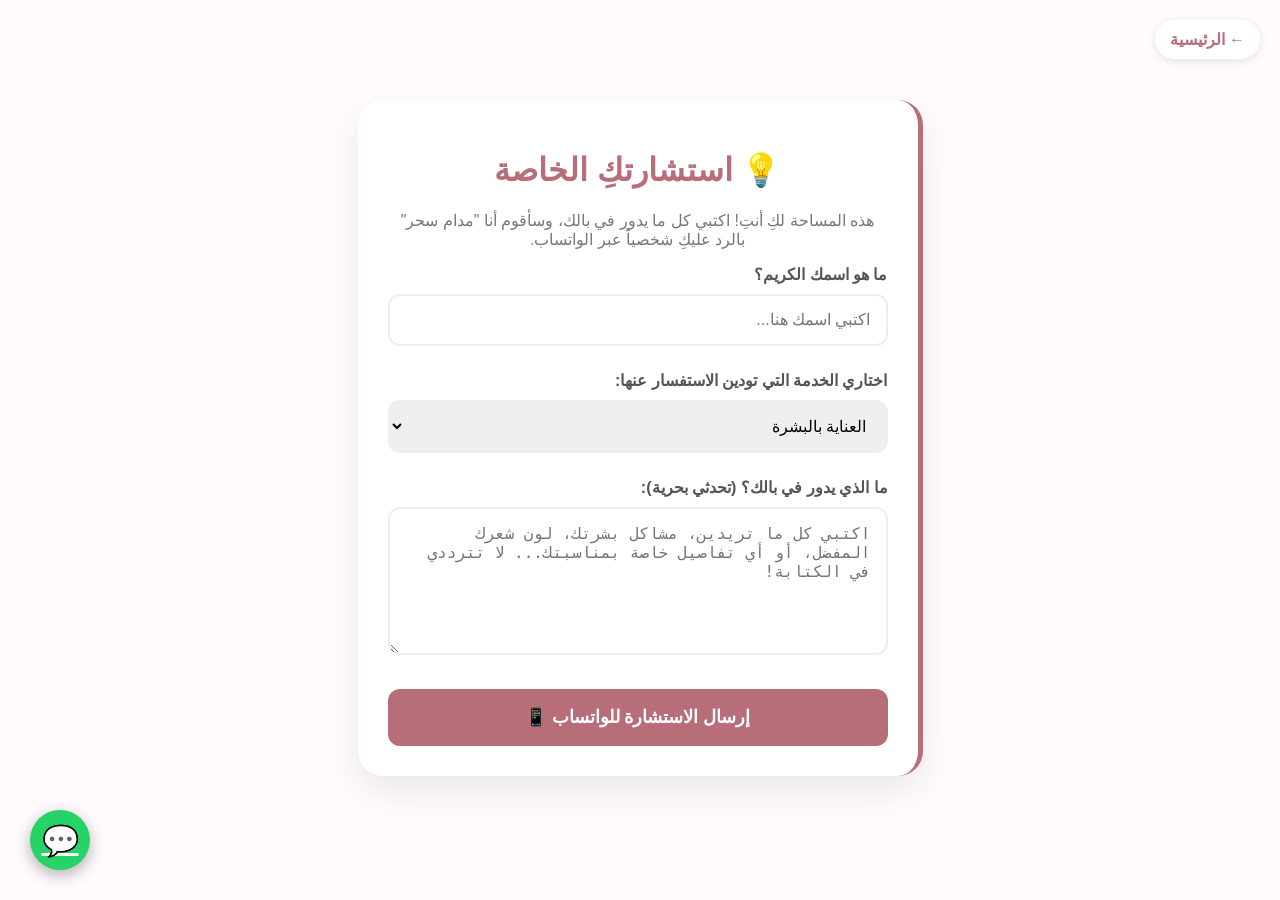
<file: consultation.html>
<!DOCTYPE html>
<html lang="ar" dir="rtl">
<head>
    <meta charset="UTF-8">
    <meta name="viewport" content="width=device-width, initial-scale=1.0">
    <title>استشارة تجميلية خاصة | مركز مدام سحر</title>
    <style>
        :root { --main-rose: #b76e79; --gold: #d4af37; }
        body { font-family: 'Segoe UI', sans-serif; background-color: #fffafb; margin: 0; padding: 20px; }
        
        /* زر العودة للرئيسية الثابت */
        .back-btn { position: fixed; top: 20px; right: 20px; background: white; padding: 10px 15px; border-radius: 50px; text-decoration: none; color: var(--main-rose); font-weight: bold; box-shadow: 0 2px 10px rgba(0,0,0,0.1); z-index: 9999; }
        
        .consult-box { max-width: 500px; margin: 80px auto 40px; padding: 30px; background: white; border-radius: 25px; box-shadow: 0 15px 35px rgba(0,0,0,0.08); border-right: 5px solid var(--main-rose); }
        h1 { color: var(--main-rose); text-align: center; }
        label { font-weight: bold; color: #555; display: block; margin-top: 15px; }
        input, textarea, select { width: 100%; padding: 15px; margin: 10px 0; border: 2px solid #eee; border-radius: 12px; box-sizing: border-box; font-size: 16px; }
        .send-btn { width: 100%; padding: 18px; background: var(--main-rose); color: white; border: none; border-radius: 12px; cursor: pointer; font-size: 1.1em; font-weight: bold; margin-top: 20px; }
        
        /* زر الواتساب العائم */
        .float-wa { position: fixed; bottom: 30px; left: 30px; background: #25D366; color: white; width: 60px; height: 60px; border-radius: 50%; display: flex; align-items: center; justify-content: center; font-size: 30px; box-shadow: 0 5px 15px rgba(0,0,0,0.3); z-index: 1000; }
    </style>
</head>
<body>

    <!-- زر العودة للرئيسية -->
    <a href="index.html" class="back-btn">← الرئيسية</a>

    <div class="consult-box">
        <h1>💡 استشارتكِ الخاصة</h1>
        <p style="text-align: center; color: #777;">هذه المساحة لكِ أنتِ! اكتبي كل ما يدور في بالك، وسأقوم أنا "مدام سحر" بالرد عليكِ شخصياً عبر الواتساب.</p>
        
        <form id="consultForm">
            <label>ما هو اسمك الكريم؟</label>
            <input type="text" id="userName" placeholder="اكتبي اسمك هنا..." required>
            
            <label>اختاري الخدمة التي تودين الاستفسار عنها:</label>
            <select id="serviceType">
                <option value="العناية بالبشرة">العناية بالبشرة</option>
                <option value="العناية بالشعر">العناية بالشعر</option>
                <option value="تجهيز العروس">تجهيز العروس</option>
                <option value="الحنة والزينة">الحنة والزينة</option>
                <option value="استفسار آخر">استفسار آخر (اكتبي في المربع أدناه)</option>
            </select>
            
            <label>ما الذي يدور في بالك؟ (تحدثي بحرية):</label>
            <textarea id="userStory" rows="6" placeholder="اكتبي كل ما تريدين، مشاكل بشرتك، لون شعرك المفضل، أو أي تفاصيل خاصة بمناسبتك... لا تترددي في الكتابة!"></textarea>
            
            <button type="button" onclick="sendConsultation()" class="send-btn">إرسال الاستشارة للواتساب 📱</button>
        </form>
    </div>

    <!-- زر الواتساب العائم -->
    <a href="https://wa.me/249916825552?text=مرحباً%20مركز%20مدام%20سحر" class="float-wa">💬</a>

    <script>
        function sendConsultation() {
            var name = document.getElementById('userName').value;
            var service = document.getElementById('serviceType').value;
            var story = document.getElementById('userStory').value;
            
            if(name === "" || story === "") { 
                alert("من فضلك اكتبي اسمك وتفاصيل استشارتك أولاً"); 
                return; 
            }
            
            // تنسيق الرسالة لتكون مرتبة
            var text = "أهلاً مركز مدام سحر، معكم " + name + "%0A" + 
                       "نوع الاستشارة: " + service + "%0A" + 
                       "تفاصيل الرسالة: " + story;
            
            var url = "https://wa.me/249916825552?text=" + text;
            window.open(url, '_blank');
        }
    </script>

</body>
</html>
</file>
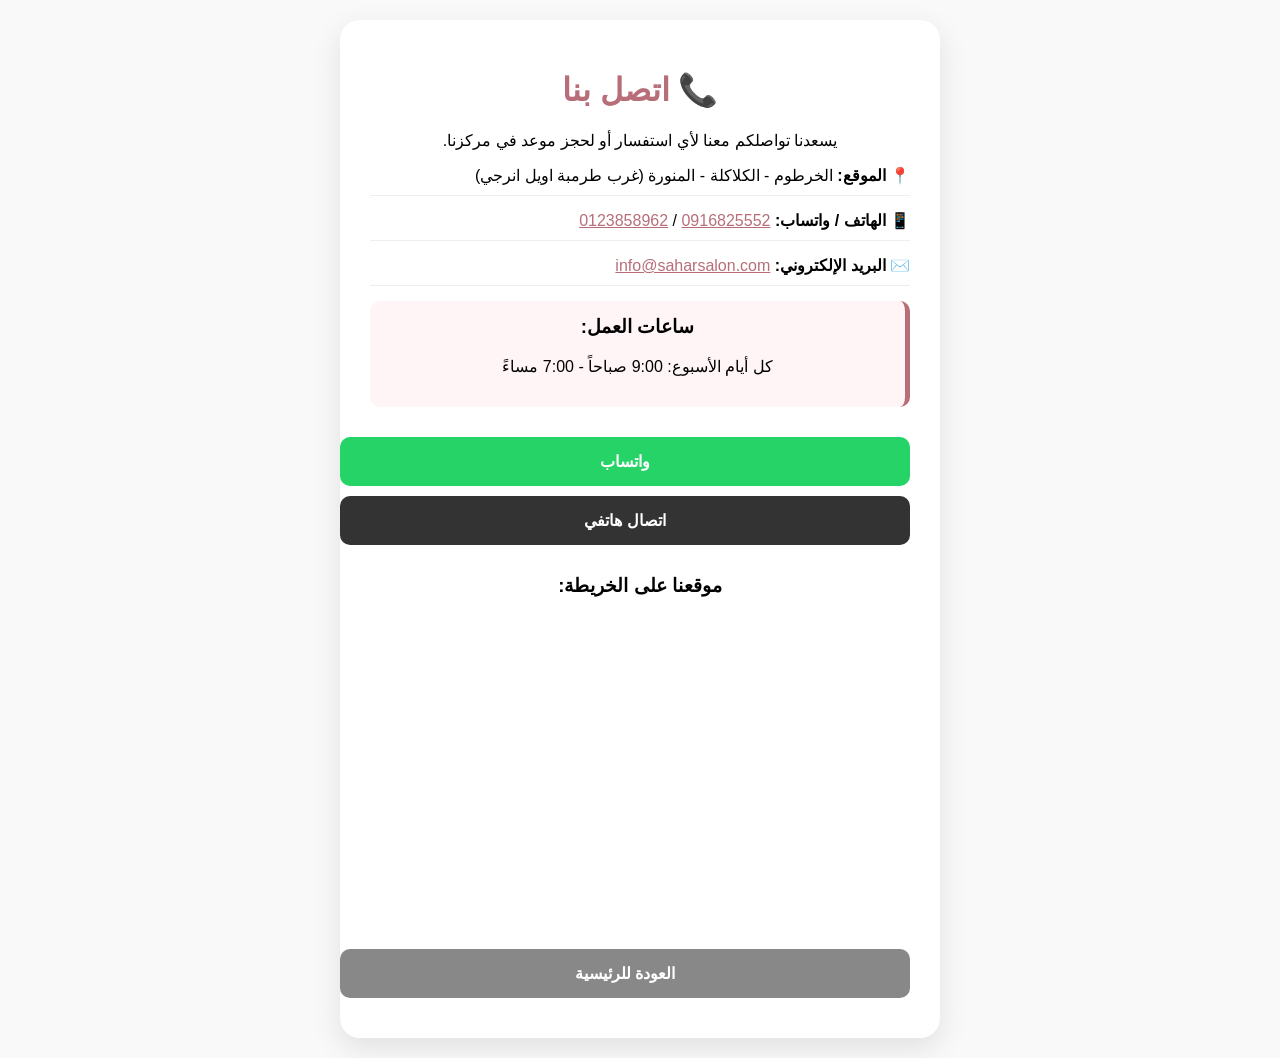
<file: contact.html>
<!DOCTYPE html>
<html lang="ar" dir="rtl">
<head>
    <meta charset="UTF-8">
    <meta name="viewport" content="width=device-width, initial-scale=1.0">
    <title>اتصل بنا | مركز مدام سحر</title>
    <style>
        body { font-family: 'Segoe UI', Tahoma, Geneva, Verdana, sans-serif; background-color: #f9f9f9; margin: 0; padding: 20px; }
        .container { max-width: 600px; margin: auto; }
        .card { background: white; padding: 30px; border-radius: 20px; box-shadow: 0 10px 30px rgba(0,0,0,0.1); }
        h1 { color: #b76e79; text-align: center; }
        .contact-info p { margin: 15px 0; border-bottom: 1px solid #eee; padding-bottom: 10px; }
        .btn { display: block; width: 100%; padding: 15px; background: #b76e79; color: white; text-align: center; border-radius: 10px; text-decoration: none; font-weight: bold; margin-bottom: 10px; border: none; }
        .map-container { position: relative; padding-bottom: 56.25%; height: 0; overflow: hidden; border-radius: 15px; margin-top: 15px; }
        .map-container iframe { position: absolute; top: 0; left: 0; width: 100%; height: 100%; border: 0; }
    </style>
</head>
<body>

    <div class="container">
        <div class="card">
            <h1>📞 اتصل بنا</h1>
            <p style="text-align: center;">يسعدنا تواصلكم معنا لأي استفسار أو لحجز موعد في مركزنا.</p>

            <div class="contact-info">
                <p><strong>📍 الموقع:</strong> الخرطوم - الكلاكلة - المنورة (غرب طرمبة اويل انرجي)</p>
                <p><strong>📱 الهاتف / واتساب:</strong> 
                    <a href="tel:0916825552" style="color: #b76e79;">0916825552</a> / 
                    <a href="tel:0123858962" style="color: #b76e79;">0123858962</a>
                </p>
                <p><strong>✉️ البريد الإلكتروني:</strong> 
                    <a href="mailto:info@saharsalon.com" style="color: #b76e79;">info@saharsalon.com</a>
                </p>
            </div>

            <div style="background: #fff5f7; padding: 15px; border-radius: 10px; border-right: 5px solid #b76e79; text-align: center;">
                <h3 style="margin-top:0;">ساعات العمل:</h3>
                <p>كل أيام الأسبوع: 9:00 صباحاً - 7:00 مساءً</p>
            </div>

            <div style="margin-top: 30px;">
                <a href="https://wa.me/249916825552" class="btn" style="background: #25d366;">واتساب</a>
                <a href="tel:0916825552" class="btn" style="background: #333;">اتصال هاتفي</a>
            </div>

            <h3 style="text-align: center; margin-top: 30px;">موقعنا على الخريطة:</h3>
            <div class="map-container">
                <iframe src="https://www.google.com/maps/embed?pb=!1m17!1m12!1m3!1d3845.0188673445723!2d32.48450018514903!3d15.483417289245136!2m3!1f0!2f0!3f0!3m2!1i1024!2i768!4f13.1!3m2!1m1!2zMTXCsDI5JzAwLjMiTiAzMsKwMjgnNTYuMyJF!5e0!3m2!1sar!2sqa!4v1783257872866!5m2!1sar!2sqa" allowfullscreen="" loading="lazy"></iframe>
            </div>

            <div style="text-align: center; margin-top: 30px;">
                <a href="index.html" class="btn" style="background: #888;">العودة للرئيسية</a>
            </div>
        </div>
    </div>

</body>
</html>
</file>
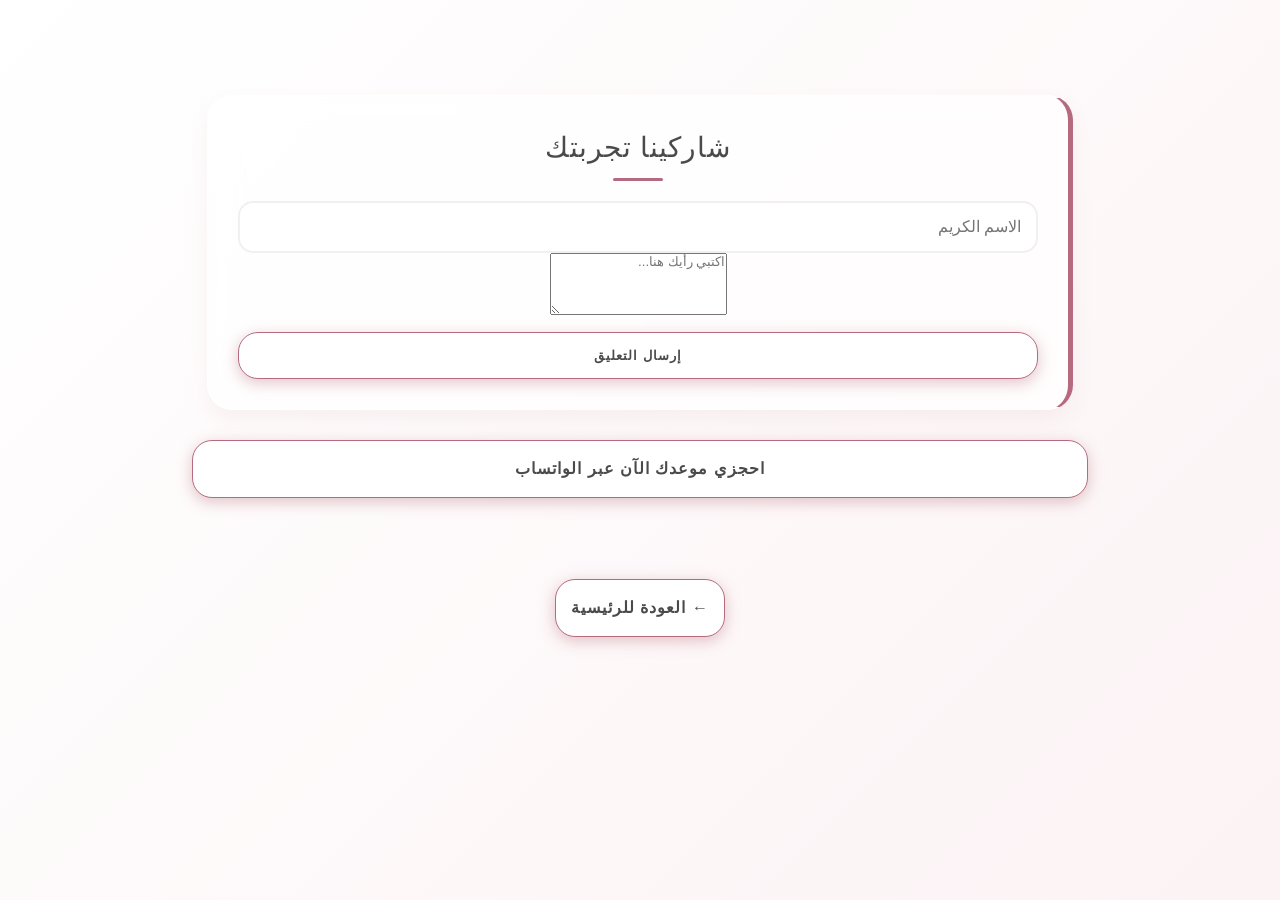
<file: feedback.html>
<!DOCTYPE html>
<html lang="ar" dir="rtl">
<head>
    <meta charset="UTF-8">
    <link rel="stylesheet" href="style.css">
    <title>أضفي تعليقك</title>
</head>
<body>
    <div class="container">
        <div class="card">
            <h2>شاركينا تجربتك</h2>
            <form>
                <input type="text" placeholder="الاسم الكريم" required>
                <textarea rows="4" placeholder="اكتبي رأيك هنا..." required></textarea>
                <button type="submit" class="btn" style="width:100%">إرسال التعليق</button>
            </form>
        </div>
            <div style="text-align: center; margin-top: 30px;">
            <a href="https://wa.me/249916825552" class="btn whatsapp-btn">احجزي موعدك الآن عبر الواتساب</a>
            <br><br>
            <div style="text-align: center; margin-top: 20px;">
                <a href="index.html" class="btn">← العودة للرئيسية</a>
            </div>
    </div>
</body>
</html>
</file>
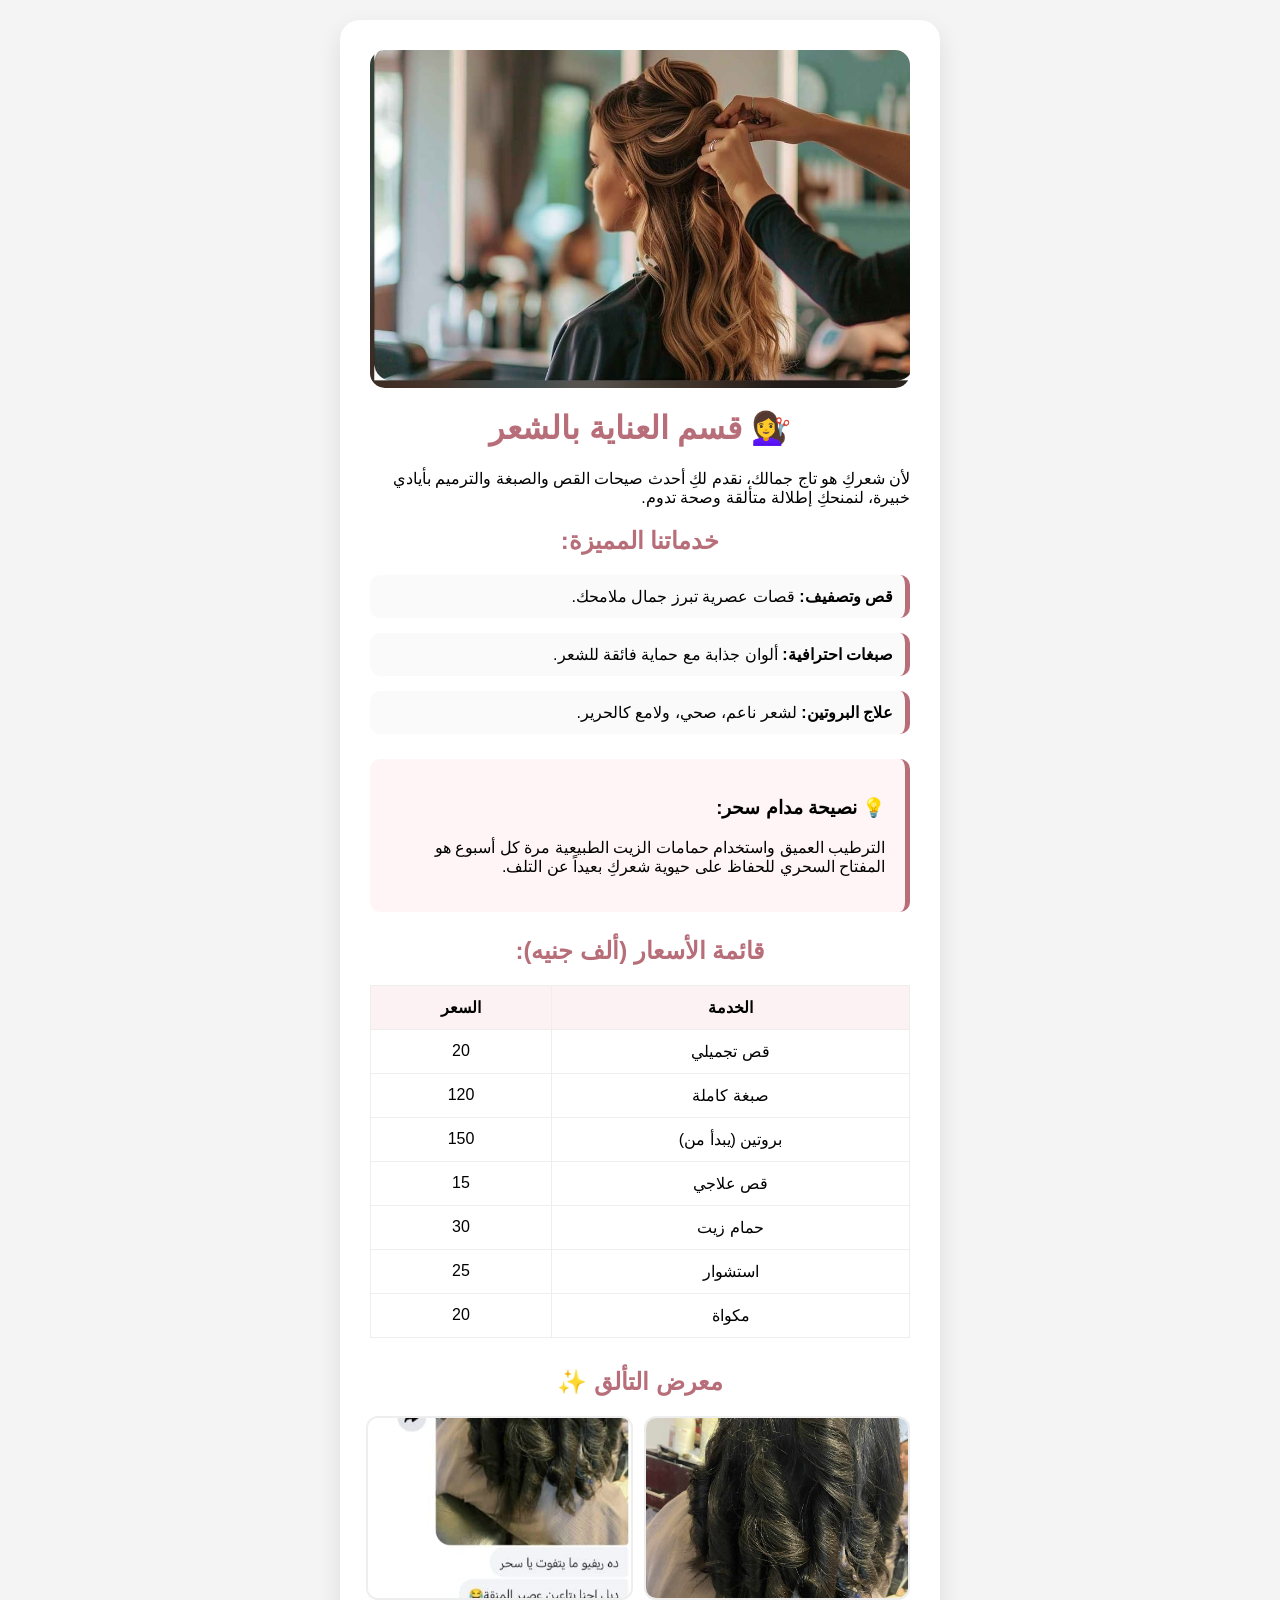
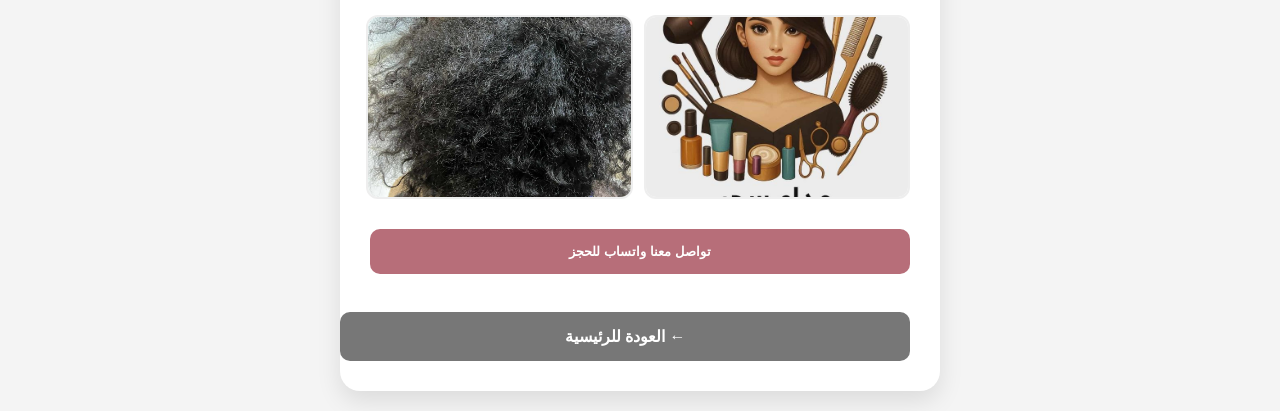
<file: hair.html>
<!DOCTYPE html>
<html lang="ar" dir="rtl">
<head>
    <meta charset="UTF-8">
    <meta name="description" content="تألقي بأجمل تسريحات الشعر في مركز مدام سحر للجمال بالسودان. خدمات قص، صبغ، وعناية بالشعر بلمسات احترافية تناسب ذوقك الرفيع."> 
    <meta name="viewport" content="width=device-width, initial-scale=1.0">
    <title>قسم الشعر | مركز مدام سحر</title>
  <style>
        body { font-family: 'Segoe UI', Tahoma, Geneva, Verdana, sans-serif; background-color: #f4f4f4; margin: 0; padding: 20px; }
        .container { max-width: 600px; margin: auto; }
        .card { background: white; padding: 30px; border-radius: 20px; box-shadow: 0 10px 25px rgba(0,0,0,0.1); }
        
        .gallery-img { width: 100%; border-radius: 15px; margin-bottom: 20px; display: block; }
        
        h1, h2 { color: #b76e79; text-align: center; }
        
        .service-list { list-style: none; padding: 0; }
        .service-list li { margin-bottom: 15px; padding: 12px; background: #fafafa; border-radius: 10px; border-right: 5px solid #b76e79; }
        
        .expert-tip { background: #fff5f7; padding: 20px; border-right: 5px solid #b76e79; margin: 25px 0; border-radius: 10px; }
        
        .price-table { width: 100%; border-collapse: collapse; margin-top: 15px; }
        .price-table th, .price-table td { padding: 12px; border: 1px solid #eee; text-align: center; }
        .price-table th { background-color: #fcf2f4; }
        
        /* تنسيق معرض الصور الجديد */
        .client-gallery {
            display: grid;
            grid-template-columns: 1fr 1fr;
            gap: 15px;
            margin-top: 20px;
        }
        .client-gallery img {
            width: 100%;
            height: 180px;
            object-fit: cover;
            border-radius: 12px;
            border: 2px solid #eee;
        }

        .btn { display: block; width: 100%; padding: 15px; background: #b76e79; color: white; text-align: center; border-radius: 10px; text-decoration: none; font-weight: bold; border: none; cursor: pointer; margin-top: 20px; }
        
        .modal { display: none; position: fixed; top: 0; left: 0; width: 100%; height: 100%; background: rgba(0,0,0,0.6); align-items: center; justify-content: center; z-index: 1000; }
        .modal-content { background: white; padding: 25px; border-radius: 20px; width: 85%; max-width: 400px; text-align: center; }
        .modal-content input { width: 90%; padding: 12px; margin: 15px 0; border: 2px solid #eee; border-radius: 10px; }
    </style>
</head>
<body>

    <div class="container">
        <div class="card">
            <img src="images/hair2.jpeg" alt="خدمة الشعر" class="gallery-img">
            
            <h1>💇‍♀️ قسم العناية بالشعر</h1>
            <p>لأن شعركِ هو تاج جمالك، نقدم لكِ أحدث صيحات القص والصبغة والترميم بأيادي خبيرة، لنمنحكِ إطلالة متألقة وصحة تدوم.</p>

            <section>
                <h2>خدماتنا المميزة:</h2>
                <ul class="service-list">
                    <li><strong>قص وتصفيف:</strong> قصات عصرية تبرز جمال ملامحك.</li>
                    <li><strong>صبغات احترافية:</strong> ألوان جذابة مع حماية فائقة للشعر.</li>
                    <li><strong>علاج البروتين:</strong> لشعر ناعم، صحي، ولامع كالحرير.</li>
                </ul>
            </section>

            <section class="expert-tip">
                <h3>💡 نصيحة مدام سحر:</h3>
                <p>الترطيب العميق واستخدام حمامات الزيت الطبيعية مرة كل أسبوع هو المفتاح السحري للحفاظ على حيوية شعركِ بعيداً عن التلف.</p>
            </section>

            <section>
                <h2>قائمة الأسعار (ألف جنيه):</h2>
                <table class="price-table">
                    <thead><tr><th>الخدمة</th><th>السعر</th></tr></thead>
                    <tbody>
                        <tr><td>قص تجميلي</td><td>20</td></tr>
                        <tr><td>صبغة كاملة</td><td>120</td></tr>
                        <tr><td>بروتين (يبدأ من)</td><td>150</td></tr>
                        <tr><td>قص علاجي</td><td>15</td></tr>
                        <tr><td>حمام زيت</td><td>30</td></tr>
                        <tr><td>استشوار</td><td>25</td></tr>
                        <tr><td>مكواة</td><td>20</td></tr>
                    </tbody>
                </table>
            </section>
 <section style="margin-top: 30px;">
    <h2 style="color: #b76e79;">معرض التألق ✨</h2>
    <div class="client-gallery">
          <img src="images/z1.jpeg" alt="صورة">
          <img src="images/z2.jpeg" alt="صورة">
          <img src="images/z5.jpeg" alt="صورة">
          <img src="images/z3.jpeg"  alt="صورة">
        </div>
</section>
            <div style="margin-top: 30px;">
                <button onclick="document.getElementById('contactModal').style.display='flex'" class="btn">تواصل معنا واتساب للحجز</button>
                <br>
                <a href="index.html" class="btn" style="background:#777;">← العودة للرئيسية</a>
            </div>
        </div>
    </div>

    <!-- النافذة التفاعلية -->
    <div id="contactModal" class="modal">
        <div class="modal-content">
            <h3>يا ريت تكتبي اسمك عشان  ننسق ليك موعد</h3>
            <input type="text" id="userName" placeholder="اكتبي اسمك هنا...">
            <button onclick="sendToWhatsApp()" class="btn" style="width:100%;">إرسال عبر الواتساب</button>
            <button onclick="document.getElementById('contactModal').style.display='none'" style="width:100%; margin-top:15px; border:none; background:none; cursor:pointer; color: #777;">إلغاء</button>
        </div>
    </div>

    <script>
        function sendToWhatsApp() {
            var name = document.getElementById('userName').value;
            if(name == "") { alert("من فضلك اكتبي اسمك أولاً"); return; }
            var url = "https://wa.me/249916825552?text=أهلاً%20مركز%20مدام%20سحر،%20معاكم%20" + name + "%20عايزة%20استفسر%20عن%20خدمات%20الشعر.";
            window.open(url, '_blank');
            document.getElementById('contactModal').style.display = 'none';
        }
    </script>

</body>
</html>
</file>
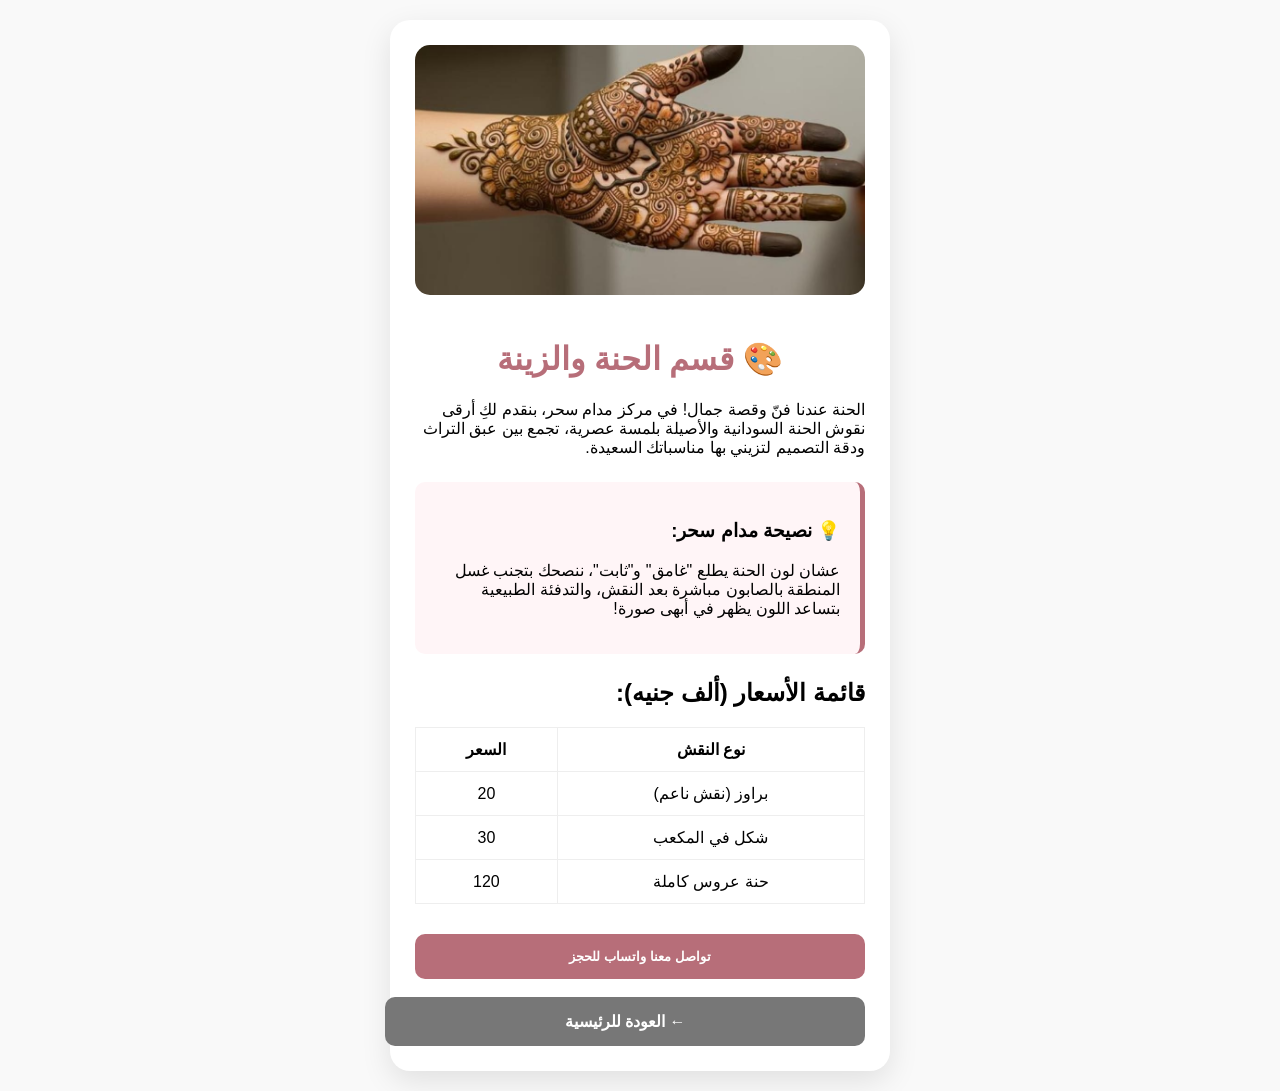
<file: henna.html>
<!DOCTYPE html>
<html lang="ar" dir="rtl">
<head>
    <meta charset="UTF-8">
    <meta name="description" content="نقوش حنة سودانية مميزة وأنيقة في مركز مدام سحر للجمال. تصاميم تقليدية وعصرية تجعل مناسباتك أكثر جمالاً وسحراً."> 
    <meta name="viewport" content="width=device-width, initial-scale=1.0">
    <title>قسم الحنة | مركز مدام سحر</title>
    <style>
        body { font-family: 'Segoe UI', Tahoma, Geneva, Verdana, sans-serif; background-color: #f9f9f9; margin: 0; padding: 20px; }
        .container { max-width: 500px; margin: auto; }
        .card { background: white; padding: 25px; border-radius: 20px; box-shadow: 0 10px 30px rgba(0,0,0,0.1); }
        .gallery-img { width: 100%; border-radius: 15px; margin-bottom: 20px; }
        h1 { color: #b76e79; text-align: center; }
        .expert-tip { background: #fff5f7; padding: 20px; border-right: 5px solid #b76e79; margin: 25px 0; border-radius: 10px; text-align: right; }
        .price-table { width: 100%; border-collapse: collapse; margin-top: 15px; }
        .price-table th, .price-table td { padding: 12px; border: 1px solid #eee; text-align: center; }
        .btn { display: block; width: 100%; padding: 15px; background: #b76e79; color: white; text-align: center; border-radius: 10px; text-decoration: none; font-weight: bold; border: none; cursor: pointer; }
        
        /* Modal Styles */
        .modal { display: none; position: fixed; top: 0; left: 0; width: 100%; height: 100%; background: rgba(0,0,0,0.6); align-items: center; justify-content: center; z-index: 1000; }
        .modal-content { background: white; padding: 25px; border-radius: 20px; width: 85%; max-width: 400px; text-align: center; }
        .modal-content input { width: 90%; padding: 12px; margin: 15px 0; border: 2px solid #eee; border-radius: 10px; }
    </style>
</head>
<body>

    <div class="container">
        <div class="card">
            <img src="images/henna.jpeg" alt="خدمة الحنة" class="gallery-img">
            
            <h1>🎨 قسم الحنة والزينة</h1>
            <p>الحنة عندنا فنّ وقصة جمال! في مركز مدام سحر، بنقدم لكِ أرقى نقوش الحنة السودانية والأصيلة بلمسة عصرية، تجمع بين عبق التراث ودقة التصميم لتزيني بها مناسباتك السعيدة.</p>

            <section class="expert-tip">
                <h3>💡 نصيحة مدام سحر:</h3>
                <p>عشان لون الحنة يطلع "غامق" و"ثابت"، ننصحك بتجنب غسل المنطقة بالصابون مباشرة بعد النقش، والتدفئة الطبيعية بتساعد اللون يظهر في أبهى صورة!</p>
            </section>

            <section>
                <h2>قائمة الأسعار (ألف جنيه):</h2>
                <table class="price-table">
                    <thead><tr><th>نوع النقش</th><th>السعر</th></tr></thead>
                    <tbody>
                        <tr><td>براوز (نقش ناعم)</td><td>20</td></tr>
                        <tr><td>شكل في المكعب</td><td>30</td></tr>
                        <tr><td>حنة عروس كاملة</td><td>120</td></tr>
                    </tbody>
                </table>
            </section>

            <div style="margin-top: 30px;">
                <button onclick="document.getElementById('contactModal').style.display='flex'" class="btn">تواصل معنا واتساب للحجز</button>
                <br>
                <a href="index.html" class="btn" style="background:#777;">← العودة للرئيسية</a>
            </div>
        </div>
    </div>

    <!-- النافذة التفاعلية -->
    <div id="contactModal" class="modal">
        <div class="modal-content">
            <h3>يا ريت تكتبي اسمك عشان  ننسق ليك موعد</h3>
            <input type="text" id="userName" placeholder="اكتبي اسمك هنا...">
            <button onclick="sendToWhatsApp()" class="btn" style="width:100%;">إرسال عبر الواتساب</button>
            <button onclick="document.getElementById('contactModal').style.display='none'" style="width:100%; margin-top:15px; border:none; background:none; cursor:pointer; color: #777;">إلغاء</button>
        </div>
    </div>

    <script>
        function sendToWhatsApp() {
            var name = document.getElementById('userName').value;
            if(name == "") { alert("من فضلك اكتبي اسمك أولاً"); return; }
            var url = "https://wa.me/249916825552?text=أهلاً%20مركز%20مدام%20سحر،%20معاكم%20" + name + "%20عايزة%20استفسر%20عن%20خدمات%20الحنة.";
            window.open(url, '_blank');
            document.getElementById('contactModal').style.display = 'none';
        }
    </script>

</body>
</html>
</file>
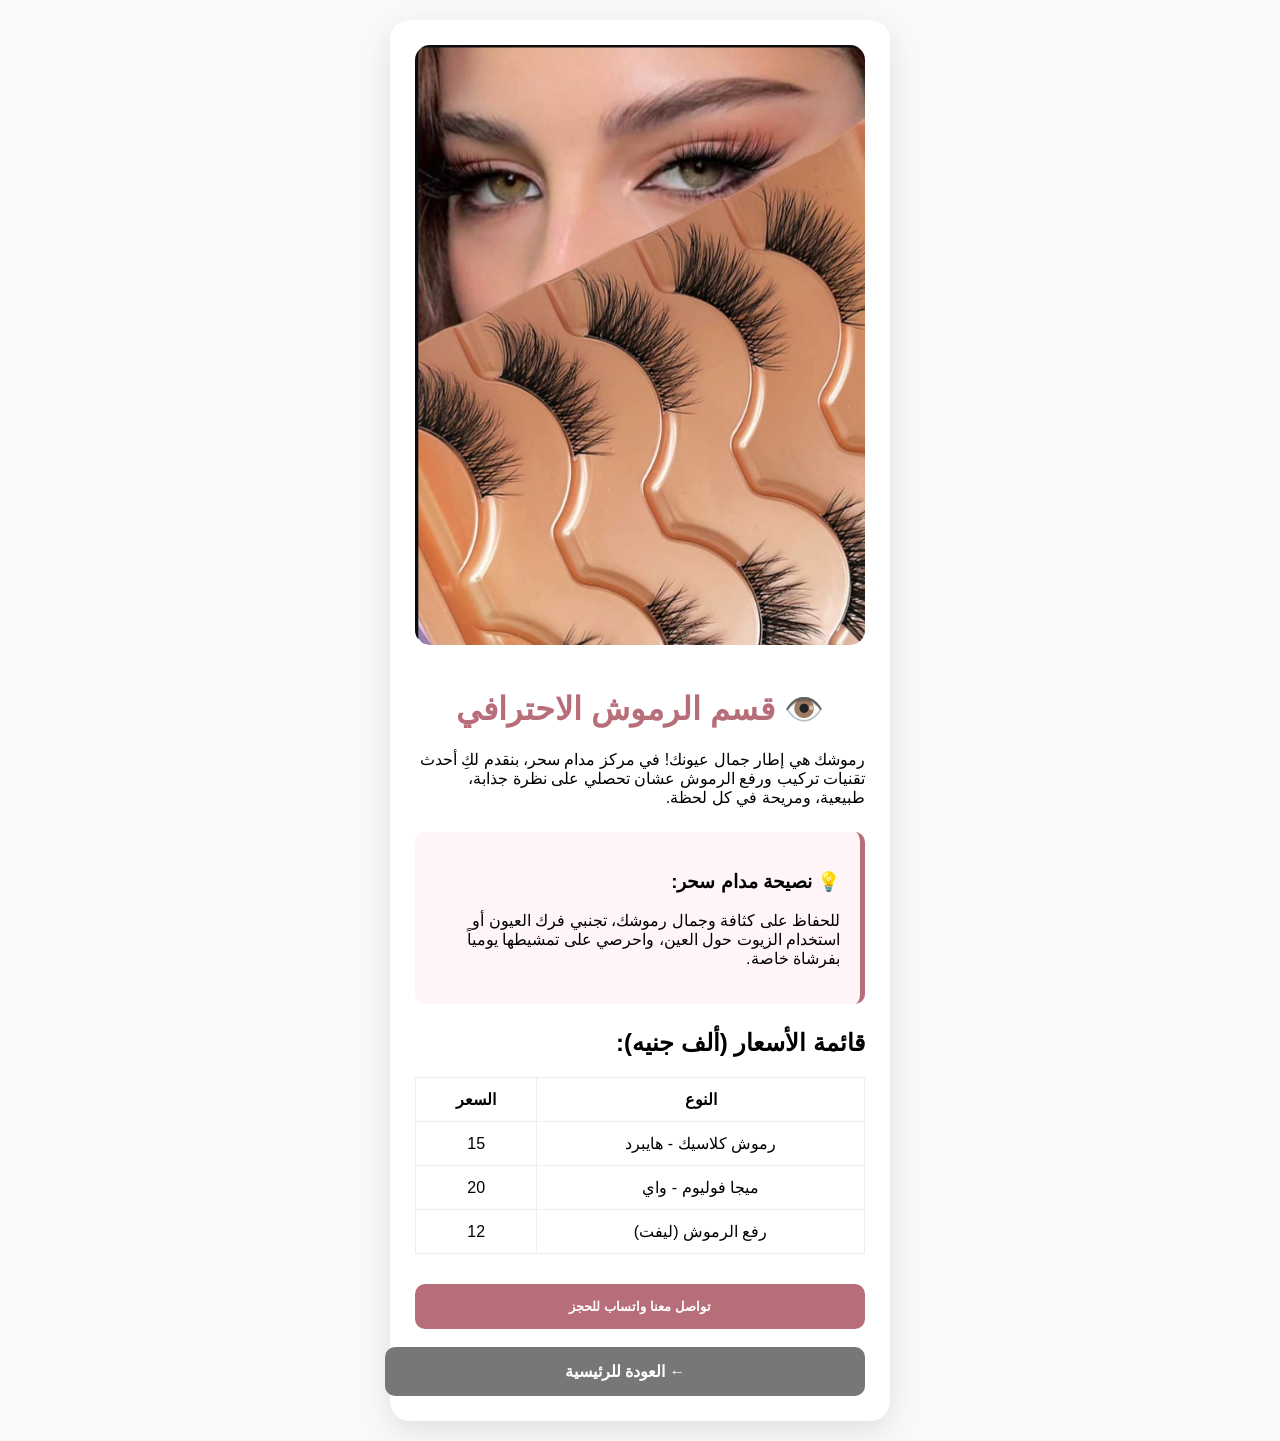
<file: lashes.html>
<!DOCTYPE html>
<html lang="ar" dir="rtl">
<head>
    <meta charset="UTF-8">
    <meta name="description" content="احصلي على رموش كثيفة وجذابة مع خدمات تركيب ورفع الرموش في مركز مدام سحر للجمال بالسودان. إطلالة طبيعية ومميزة تبرز جمال عينيكِ بأحدث التقنيات.">
    <meta name="viewport" content="width=device-width, initial-scale=1.0">
    <title>قسم الرموش | مركز مدام سحر</title>
    <style>
        body { font-family: 'Segoe UI', Tahoma, Geneva, Verdana, sans-serif; background-color: #f9f9f9; margin: 0; padding: 20px; }
        .container { max-width: 500px; margin: auto; }
        .card { background: white; padding: 25px; border-radius: 20px; box-shadow: 0 10px 30px rgba(0,0,0,0.1); }
        .gallery-img { width: 100%; border-radius: 15px; margin-bottom: 20px; }
        h1 { color: #b76e79; text-align: center; }
        .expert-tip { background: #fff5f7; padding: 20px; border-right: 5px solid #b76e79; margin: 25px 0; border-radius: 10px; text-align: right; }
        .price-table { width: 100%; border-collapse: collapse; margin-top: 15px; }
        .price-table th, .price-table td { padding: 12px; border: 1px solid #eee; text-align: center; }
        .btn { display: block; width: 100%; padding: 15px; background: #b76e79; color: white; text-align: center; border-radius: 10px; text-decoration: none; font-weight: bold; border: none; cursor: pointer; }
        
        /* Modal Styles */
        .modal { display: none; position: fixed; top: 0; left: 0; width: 100%; height: 100%; background: rgba(0,0,0,0.6); align-items: center; justify-content: center; z-index: 1000; }
        .modal-content { background: white; padding: 25px; border-radius: 20px; width: 85%; max-width: 400px; text-align: center; }
        .modal-content input { width: 90%; padding: 12px; margin: 15px 0; border: 2px solid #eee; border-radius: 10px; }
    </style>
</head>
<body>

    <div class="container">
        <div class="card">
            <img src="images/lashes.jpeg" alt="خدمة الرموش" class="gallery-img">
            
            <h1>👁️ قسم الرموش الاحترافي</h1>
            <p>رموشك هي إطار جمال عيونك! في مركز مدام سحر، بنقدم لكِ أحدث تقنيات تركيب ورفع الرموش عشان تحصلي على نظرة جذابة، طبيعية، ومريحة في كل لحظة.</p>

            <section class="expert-tip">
                <h3>💡 نصيحة مدام سحر:</h3>
                <p>للحفاظ على كثافة وجمال رموشك، تجنبي فرك العيون أو استخدام الزيوت حول العين، واحرصي على تمشيطها يومياً بفرشاة خاصة.</p>
            </section>

            <section>
                <h2>قائمة الأسعار (ألف جنيه):</h2>
                <table class="price-table">
                    <thead><tr><th>النوع</th><th>السعر</th></tr></thead>
                    <tbody>
                        <tr><td>رموش كلاسيك - هايبرد</td><td>15</td></tr>
                        <tr><td>ميجا فوليوم - واي</td><td>20</td></tr>
                        <tr><td>رفع الرموش (ليفت)</td><td>12</td></tr>
                    </tbody>
                </table>
            </section>

            <div style="margin-top: 30px;">
                <button onclick="document.getElementById('contactModal').style.display='flex'" class="btn">تواصل معنا واتساب للحجز</button>
                <br>
                <a href="index.html" class="btn" style="background:#777;">← العودة للرئيسية</a>
            </div>
        </div>
    </div>

    <!-- النافذة التفاعلية -->
    <div id="contactModal" class="modal">
        <div class="modal-content">
            <h3>يا ريت تكتبي اسمك عشان  ننسق ليك موعد</h3>
            <input type="text" id="userName" placeholder="اكتبي اسمك هنا...">
            <button onclick="sendToWhatsApp()" class="btn" style="width:100%;">إرسال عبر الواتساب</button>
            <button onclick="document.getElementById('contactModal').style.display='none'" style="width:100%; margin-top:15px; border:none; background:none; cursor:pointer; color: #777;">إلغاء</button>
        </div>
    </div>

    <script>
        function sendToWhatsApp() {
            var name = document.getElementById('userName').value;
            if(name == "") { alert("من فضلك اكتبي اسمك أولاً"); return; }
            var url = "https://wa.me/249916825552?text=أهلاً%20مركز%20مدام%20سحر،%20معاكم%20" + name + "%20عايزة%20استفسر%20عن%20خدمات%20الرموش.";
            window.open(url, '_blank');
            document.getElementById('contactModal').style.display = 'none';
        }
    </script>

</body>
</html>
</file>
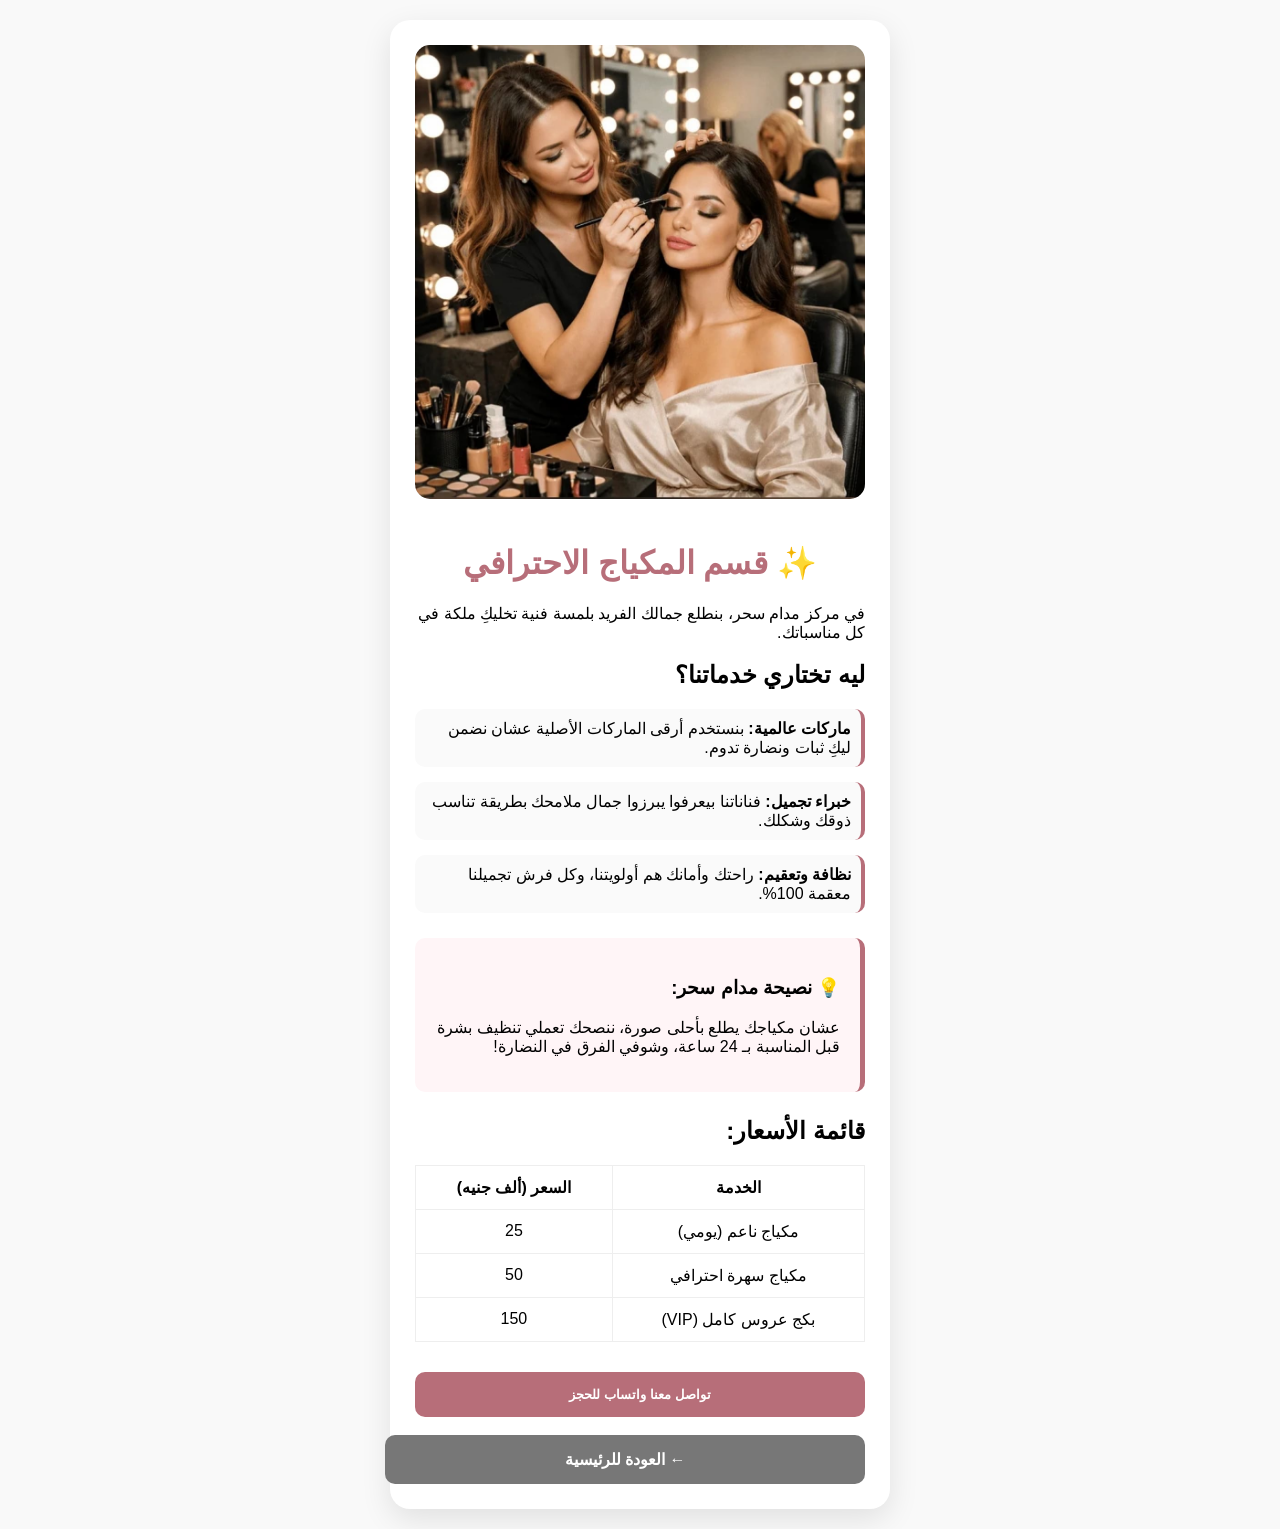
<file: makeup.html>
<!DOCTYPE html>
<html lang="ar" dir="rtl">
<head>
    <meta charset="UTF-8">
    <meta name="description" content="خدمات مكياج احترافية لكل المناسبات في مركز مدام سحر للجمال بالسودان. خبراء تجميل بأعلى مستوى من المهارة لضمان إطلالة ساحرة ومناسبة لذوقك.">
    <meta name="viewport" content="width=device-width, initial-scale=1.0">
    <title>قسم المكياج | مركز مدام سحر</title>
    <style>
        body { font-family: 'Segoe UI', Tahoma, Geneva, Verdana, sans-serif; background-color: #f9f9f9; margin: 0; padding: 20px; }
        .container { max-width: 500px; margin: auto; }
        .card { background: white; padding: 25px; border-radius: 20px; box-shadow: 0 10px 30px rgba(0,0,0,0.1); }
        .gallery-img { width: 100%; border-radius: 15px; margin-bottom: 20px; }
        h1 { color: #b76e79; text-align: center; }
        .service-list { list-style: none; padding: 0; }
        .service-list li { margin-bottom: 15px; padding: 10px; background: #fafafa; border-radius: 10px; border-right: 4px solid #b76e79; }
        .expert-tip { background: #fff5f7; padding: 20px; border-right: 5px solid #b76e79; margin: 25px 0; border-radius: 10px; text-align: right; }
        .price-table { width: 100%; border-collapse: collapse; margin-top: 15px; }
        .price-table th, .price-table td { padding: 12px; border: 1px solid #eee; text-align: center; }
        .btn { display: block; width: 100%; padding: 15px; background: #b76e79; color: white; text-align: center; border-radius: 10px; text-decoration: none; font-weight: bold; border: none; cursor: pointer; }
        
        /* Modal Styles */
        .modal { display: none; position: fixed; top: 0; left: 0; width: 100%; height: 100%; background: rgba(0,0,0,0.6); align-items: center; justify-content: center; z-index: 1000; }
        .modal-content { background: white; padding: 25px; border-radius: 20px; width: 85%; max-width: 400px; text-align: center; }
        .modal-content input { width: 90%; padding: 12px; margin: 15px 0; border: 2px solid #eee; border-radius: 10px; }
    </style>
</head>
<body>

    <div class="container">
        <div class="card">
            <img src="images/makeup.jpeg" alt="خدمة المكياج" class="gallery-img">
            
            <h1>✨ قسم المكياج الاحترافي</h1>
            <p>في مركز مدام سحر، بنطلع جمالك الفريد بلمسة فنية تخليكِ ملكة في كل مناسباتك.</p>

            <section>
                <h2>ليه تختاري خدماتنا؟</h2>
                <ul class="service-list">
                    <li><strong>ماركات عالمية:</strong> بنستخدم أرقى الماركات الأصلية عشان نضمن ليكِ ثبات ونضارة تدوم.</li>
                    <li><strong>خبراء تجميل:</strong> فناناتنا بيعرفوا يبرزوا جمال ملامحك بطريقة تناسب ذوقك وشكلك.</li>
                    <li><strong>نظافة وتعقيم:</strong> راحتك وأمانك هم أولويتنا، وكل فرش تجميلنا معقمة 100%.</li>
                </ul>
            </section>

            <section class="expert-tip">
                <h3>💡 نصيحة مدام سحر:</h3>
                <p>عشان مكياجك يطلع بأحلى صورة، ننصحك تعملي تنظيف بشرة قبل المناسبة بـ 24 ساعة، وشوفي الفرق في النضارة!</p>
            </section>

            <section>
                <h2>قائمة الأسعار:</h2>
                <table class="price-table">
                    <thead><tr><th>الخدمة</th><th>السعر (ألف جنيه)</th></tr></thead>
                    <tbody>
                        <tr><td>مكياج ناعم (يومي)</td><td>25</td></tr>
                        <tr><td>مكياج سهرة احترافي</td><td>50</td></tr>
                        <tr><td>بكج عروس كامل (VIP)</td><td>150</td></tr>
                    </tbody>
                </table>
            </section>

            <div style="margin-top: 30px;">
                <button onclick="document.getElementById('contactModal').style.display='flex'" class="btn">تواصل معنا واتساب للحجز</button>
                <br>
                <a href="index.html" class="btn" style="background:#777;">← العودة للرئيسية</a>
            </div>
        </div>
    </div>

    <!-- النافذة التفاعلية -->
    <div id="contactModal" class="modal">
        <div class="modal-content">
            <h3>يا ريت تكتبي اسمك عشان نعرف  ننسق   ليك موعد</h3>
            <input type="text" id="userName" placeholder="اكتبي اسمك هنا...">
            <button onclick="sendToWhatsApp()" class="btn" style="width:100%;">إرسال عبر الواتساب</button>
            <button onclick="document.getElementById('contactModal').style.display='none'" style="width:100%; margin-top:15px; border:none; background:none; cursor:pointer; color: #777;">إلغاء</button>
        </div>
    </div>

    <script>
        function sendToWhatsApp() {
            var name = document.getElementById('userName').value;
            if(name == "") { alert("من فضلك اكتبي اسمك أولاً"); return; }
            var url = "https://wa.me/249916825552?text=أهلاً%20مركز%20مدام%20سحر،%20معاكم%20" + name + "%20عايزة%20استفسر%20عن%20خدمات%20المكياج.";
            window.open(url, '_blank');
            document.getElementById('contactModal').style.display = 'none';
        }
    </script>

</body>
</html>
</file>
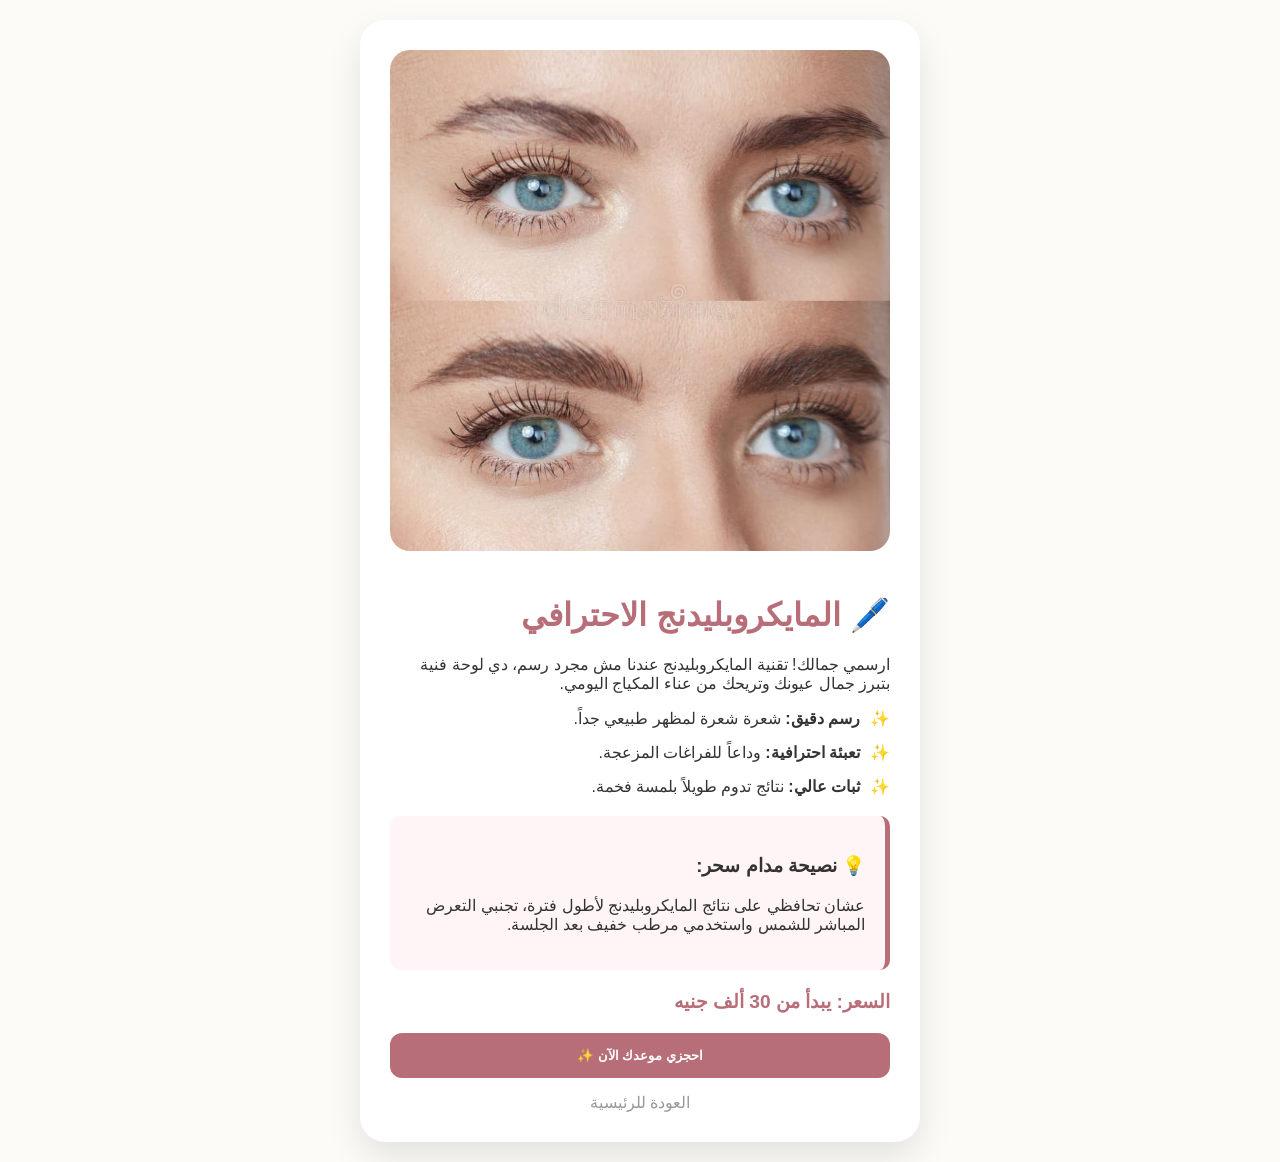
<file: mico.html>
<!DOCTYPE html>
<html lang="ar" dir="rtl">
<head>
    <meta charset="UTF-8">
   <meta name="description" content="احصلي على حواجب مرسومة بدقة طبيعية مع خدمة المايكروبليدنج في مركز مدام سحر للجمال بالسودان. احترافية عالية لإطلالة متكاملة.">
    <meta name="viewport" content="width=device-width, initial-scale=1.0">
    <title>خدمة المايكروبليدنج | مركز مدام سحر</title>
    <style>
        body { font-family: 'Segoe UI', Tahoma, Geneva, Verdana, sans-serif; background-color: #fdfbf7; margin: 0; padding: 20px; color: #333; }
        .container { max-width: 500px; margin: auto; background: white; padding: 30px; border-radius: 25px; box-shadow: 0 15px 35px rgba(0,0,0,0.1); }
        .hero-img { width: 100%; border-radius: 20px; margin-bottom: 20px; }
        h1 { color: #b76e79; }
        .service-list { list-style: none; padding: 0; text-align: right; }
        .service-list li { margin-bottom: 15px; padding-right: 30px; position: relative; }
        .service-list li::before { content: '✨'; position: absolute; right: 0; }
        .expert-tip { background: #fff5f7; padding: 20px; border-right: 5px solid #b76e79; border-radius: 10px; margin: 20px 0; text-align: right; }
        .price-tag { font-size: 1.2em; font-weight: bold; color: #b76e79; margin: 20px 0; }
        .btn { display: block; width: 100%; padding: 15px; text-align: center; background: #b76e79; color: white; text-decoration: none; border-radius: 12px; font-weight: bold; margin-top: 10px; border: none; cursor: pointer; }
        
        /* Modal Styles */
        .modal { display: none; position: fixed; top: 0; left: 0; width: 100%; height: 100%; background: rgba(0,0,0,0.5); align-items: center; justify-content: center; z-index: 1000; }
        .modal-content { background: white; padding: 30px; border-radius: 20px; width: 80%; max-width: 350px; text-align: center; }
        input { width: 90%; padding: 12px; margin: 15px 0; border: 1px solid #ddd; border-radius: 8px; }
    </style>
</head>
<body>

<div class="container">
    <img src="images/mico.jpeg" alt="خدمة المايكروبليدنج" class="hero-img">
    <h1>🖊️ المايكروبليدنج الاحترافي</h1>
    <p>ارسمي جمالك! تقنية المايكروبليدنج عندنا مش مجرد رسم، دي لوحة فنية بتبرز جمال عيونك وتريحك من عناء المكياج اليومي.</p>

    <ul class="service-list">
        <li><strong>رسم دقيق:</strong> شعرة شعرة لمظهر طبيعي جداً.</li>
        <li><strong>تعبئة احترافية:</strong> وداعاً للفراغات المزعجة.</li>
        <li><strong>ثبات عالي:</strong> نتائج تدوم طويلاً بلمسة فخمة.</li>
    </ul>

    <div class="expert-tip">
        <h3>💡 نصيحة مدام سحر:</h3>
        <p>عشان تحافظي على نتائج المايكروبليدنج لأطول فترة، تجنبي التعرض المباشر للشمس واستخدمي مرطب خفيف بعد الجلسة.</p>
    </div>

    <div class="price-tag">السعر: يبدأ من 30 ألف جنيه</div>

    <button onclick="document.getElementById('contactModal').style.display='flex'" class="btn">احجزي موعدك الآن ✨</button>
    <a href="index.html" style="display:block; text-align:center; margin-top:15px; color:#999; text-decoration:none;">العودة للرئيسية</a>
</div>

<div id="contactModal" class="modal">
    <div class="modal-content">
        <h3>يسعدنا تواصلك!</h3>
        <p>اكتبي اسمك عشان ننسق ليكِ الموعد:</p>
        <input type="text" id="userName" placeholder="اسمك الكريم...">
        <button onclick="sendToWhatsApp()" class="btn">إرسال للواتساب 📱</button>
        <button onclick="this.parentElement.parentElement.style.display='none'" style="background:none; border:none; margin-top:10px; color:#777; cursor:pointer;">إلغاء</button>
    </div>
</div>

<script>
    function sendToWhatsApp() {
        var name = document.getElementById('userName').value;
        if(name == "") { alert("من فضلك اكتبي اسمك"); return; }
        var url = "https://wa.me/249916825552?text=أهلاً%20مركز%20مدام%20سحر،%20معاكم%20" + name + "%20حابّة%20استفسر%20عن%20خدمة%20المايكروبليدنج.";
        window.open(url, '_blank');
        document.getElementById('contactModal').style.display = 'none';
    }
</script>

</body>
</html>
</file>
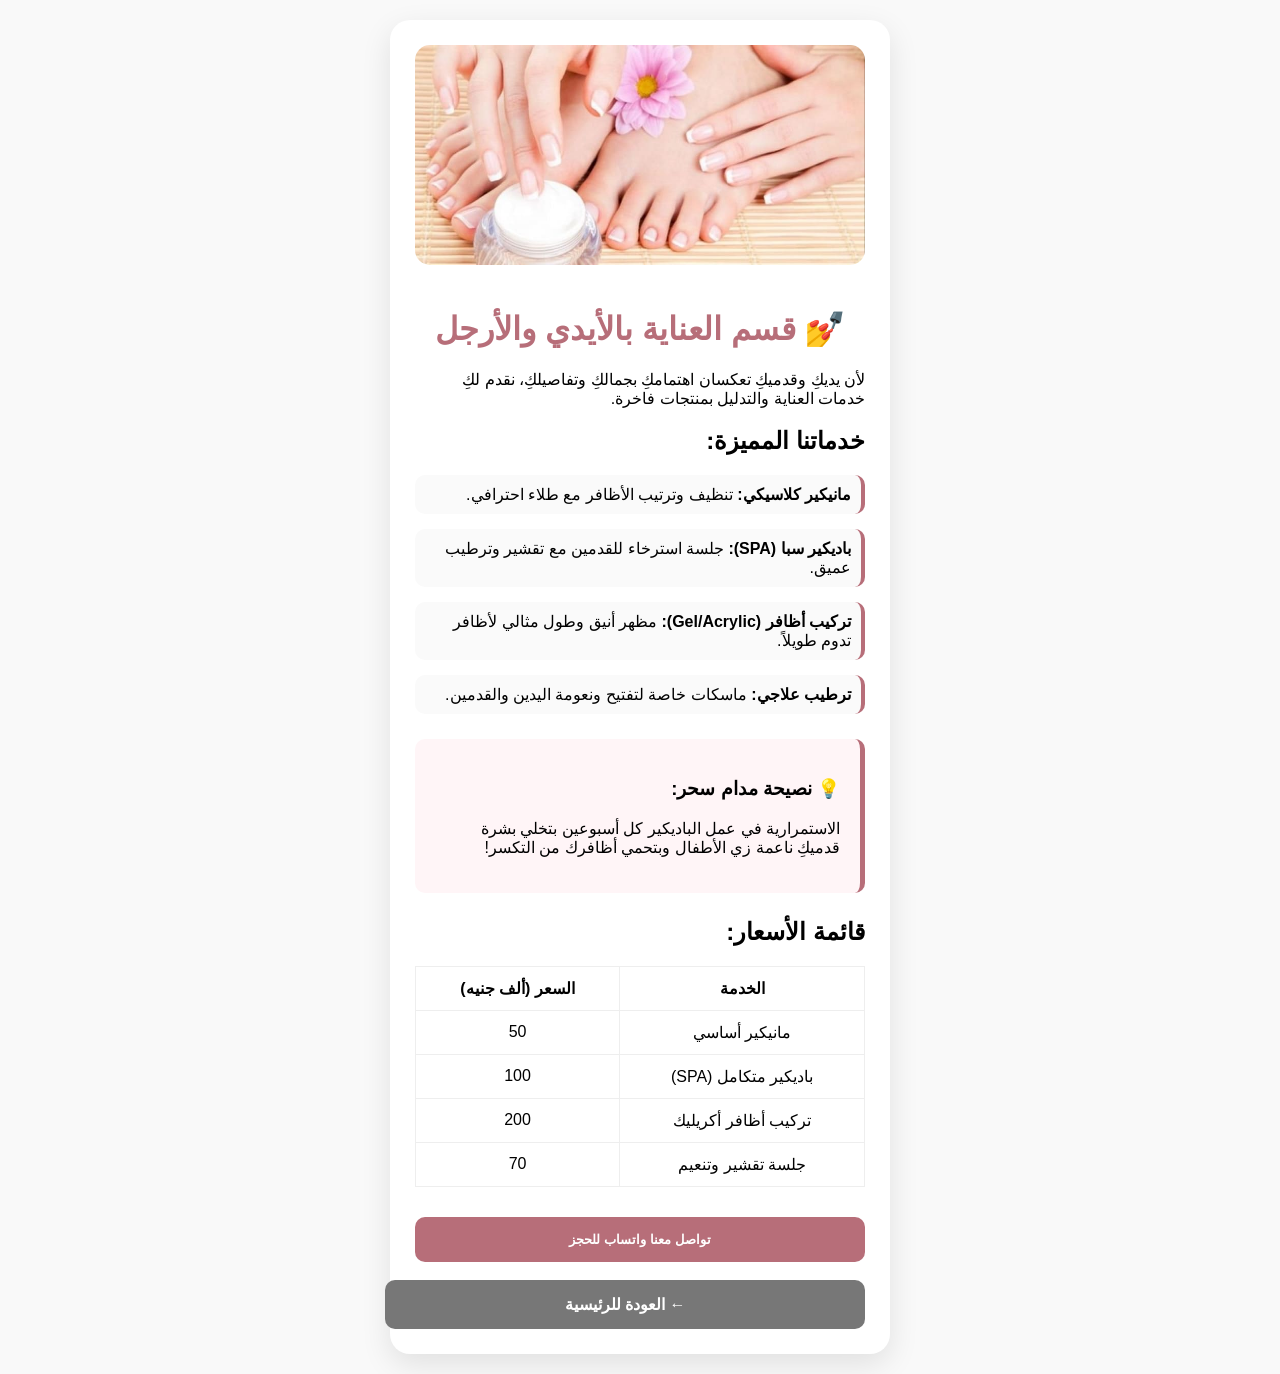
<file: nails.html>
<!DOCTYPE html>
<html lang="ar" dir="rtl">
<head>
    <meta charset="UTF-8">
    <meta name="description" content="عناية متكاملة بالأظافر في مركز مدام سحر للجمال بالسودان. خدمات المانيكير والباديكير بتصاميم عصرية وألوان جذابة تضفي لمسة من الأناقة على يديكِ.">
    <meta name="viewport" content="width=device-width, initial-scale=1.0">
    <title>العناية بالأيدي والأرجل | مركز مدام سحر</title>
    <style>
        body { font-family: 'Segoe UI', Tahoma, Geneva, Verdana, sans-serif; background-color: #f9f9f9; margin: 0; padding: 20px; }
        .container { max-width: 500px; margin: auto; }
        .card { background: white; padding: 25px; border-radius: 20px; box-shadow: 0 10px 30px rgba(0,0,0,0.1); }
        .gallery-img { width: 100%; border-radius: 15px; margin-bottom: 20px; }
        h1 { color: #b76e79; text-align: center; }
        .service-list { list-style: none; padding: 0; }
        .service-list li { margin-bottom: 15px; padding: 10px; background: #fafafa; border-radius: 10px; border-right: 4px solid #b76e79; }
        .expert-tip { background: #fff5f7; padding: 20px; border-right: 5px solid #b76e79; margin: 25px 0; border-radius: 10px; text-align: right; }
        .price-table { width: 100%; border-collapse: collapse; margin-top: 15px; }
        .price-table th, .price-table td { padding: 12px; border: 1px solid #eee; text-align: center; }
        .btn { display: block; width: 100%; padding: 15px; background: #b76e79; color: white; text-align: center; border-radius: 10px; text-decoration: none; font-weight: bold; border: none; cursor: pointer; }
        
        /* Modal Styles */
        .modal { display: none; position: fixed; top: 0; left: 0; width: 100%; height: 100%; background: rgba(0,0,0,0.6); align-items: center; justify-content: center; z-index: 1000; }
        .modal-content { background: white; padding: 25px; border-radius: 20px; width: 85%; max-width: 400px; text-align: center; }
        .modal-content input { width: 90%; padding: 12px; margin: 15px 0; border: 2px solid #eee; border-radius: 10px; }
    </style>
</head>
<body>

    <div class="container">
        <div class="card">
            <img src="images/nails.jpeg" alt="خدمة العناية بالأظافر" class="gallery-img">
            
            <h1>💅 قسم العناية بالأيدي والأرجل</h1>
            <p>لأن يديكِ وقدميكِ تعكسان اهتمامكِ بجمالكِ وتفاصيلكِ، نقدم لكِ خدمات العناية والتدليل بمنتجات فاخرة.</p>

            <section>
                <h2>خدماتنا المميزة:</h2>
                <ul class="service-list">
                    <li><strong>مانيكير كلاسيكي:</strong> تنظيف وترتيب الأظافر مع طلاء احترافي.</li>
                    <li><strong>باديكير سبا (SPA):</strong> جلسة استرخاء للقدمين مع تقشير وترطيب عميق.</li>
                    <li><strong>تركيب أظافر (Gel/Acrylic):</strong> مظهر أنيق وطول مثالي لأظافر تدوم طويلاً.</li>
                    <li><strong>ترطيب علاجي:</strong> ماسكات خاصة لتفتيح ونعومة اليدين والقدمين.</li>
                </ul>
            </section>

            <section class="expert-tip">
                <h3>💡 نصيحة مدام سحر:</h3>
                <p>الاستمرارية في عمل الباديكير كل أسبوعين بتخلي بشرة قدميكِ ناعمة زي الأطفال وبتحمي أظافرك من التكسر!</p>
            </section>

            <section>
                <h2>قائمة الأسعار:</h2>
                <table class="price-table">
                    <thead><tr><th>الخدمة</th><th>السعر (ألف جنيه)</th></tr></thead>
                    <tbody>
                        <tr><td>مانيكير أساسي</td><td>50</td></tr>
                        <tr><td>باديكير متكامل (SPA)</td><td>100</td></tr>
                        <tr><td>تركيب أظافر أكريليك</td><td>200</td></tr>
                        <tr><td>جلسة تقشير وتنعيم</td><td>70</td></tr>
                    </tbody>
                </table>
            </section>

            <div style="margin-top: 30px;">
                <button onclick="document.getElementById('contactModal').style.display='flex'" class="btn">تواصل معنا واتساب للحجز</button>
                <br>
                <a href="index.html" class="btn" style="background:#777;">← العودة للرئيسية</a>
            </div>
        </div>
    </div>

    <!-- النافذة التفاعلية -->
    <div id="contactModal" class="modal">
        <div class="modal-content">
            <h3>يا ريت تكتبي اسمك عشان  ننسق ليك موعد</h3>
            <input type="text" id="userName" placeholder="اكتبي اسمك هنا...">
            <button onclick="sendToWhatsApp()" class="btn" style="width:100%;">إرسال عبر الواتساب</button>
            <button onclick="document.getElementById('contactModal').style.display='none'" style="width:100%; margin-top:15px; border:none; background:none; cursor:pointer; color: #777;">إلغاء</button>
        </div>
    </div>

    <script>
        function sendToWhatsApp() {
            var name = document.getElementById('userName').value;
            if(name == "") { alert("من فضلك اكتبي اسمك أولاً"); return; }
            var url = "https://wa.me/249916825552?text=أهلاً%20مركز%20مدام%20سحر،%20معاكم%20" + name + "%20عايزة%20استفسر%20عن%20خدمات%20العناية%20بالأظافر.";
            window.open(url, '_blank');
            document.getElementById('contactModal').style.display = 'none';
        }
    </script>

</body>
</html>
</file>
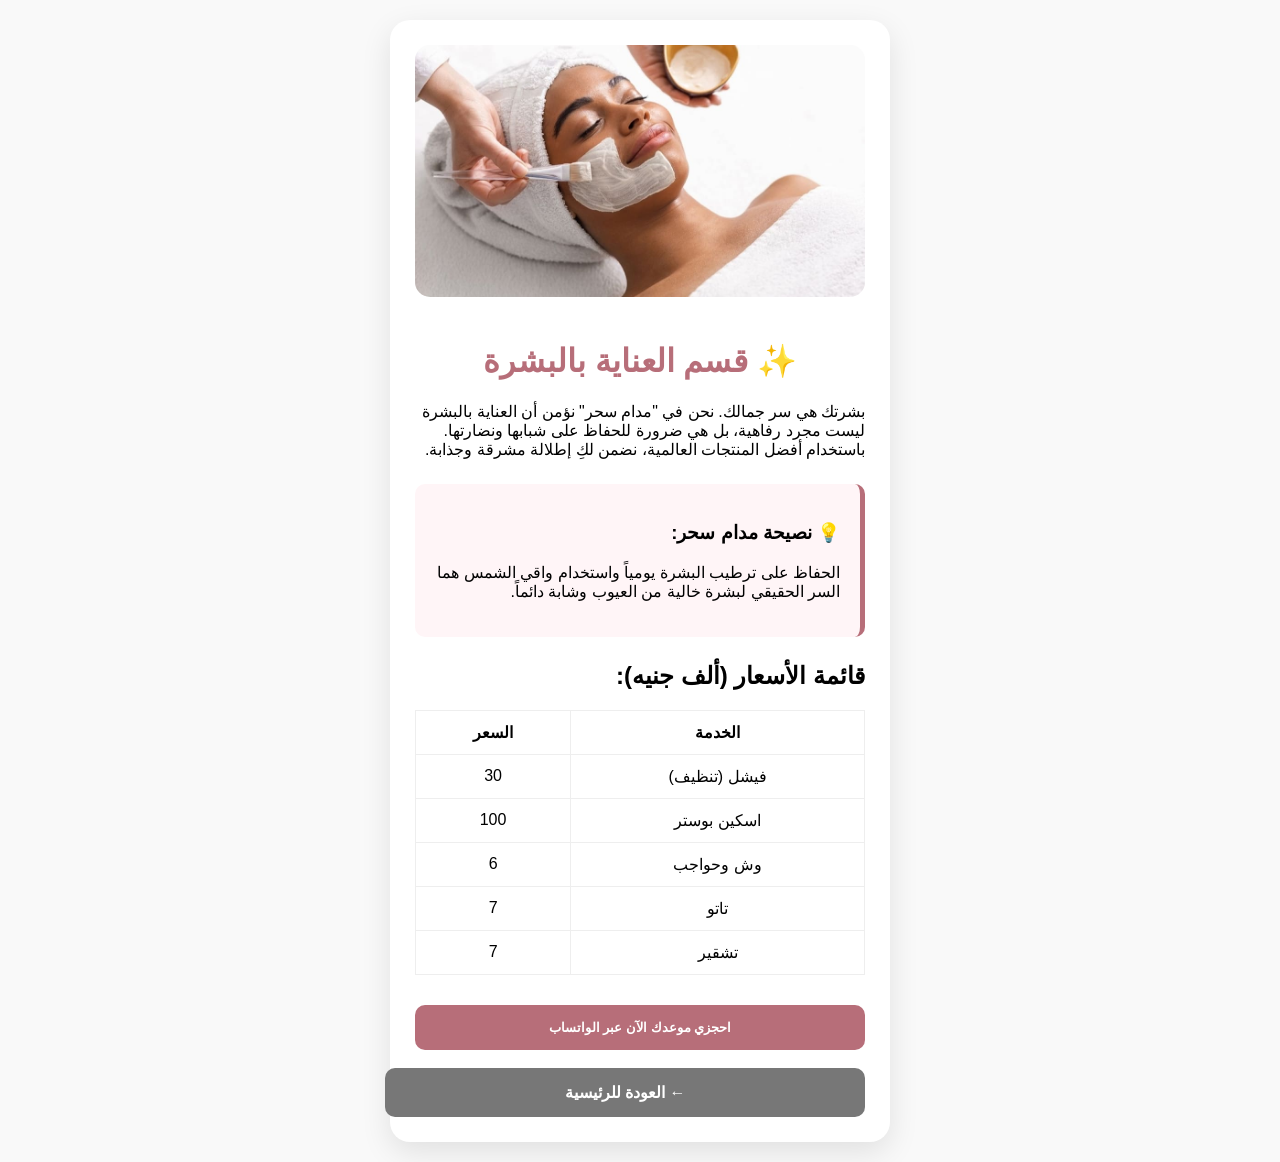
<file: skincare.html>
<!DOCTYPE html>
<html lang="ar" dir="rtl">
<head>
    <meta charset="UTF-8">
    <meta name="description" content="استمتعي ببشرة نضرة ومشرقة مع خدمات العناية بالبشرة في مركز مدام سحر للجمال بالسودان. علاجات تجميلية متخصصة باستخدام أجود المنتجات العالمية.">
    <meta name="viewport" content="width=device-width, initial-scale=1.0">
    <title>العناية بالبشرة | مركز مدام سحر</title>
    <style>
        body { font-family: 'Segoe UI', Tahoma, Geneva, Verdana, sans-serif; background-color: #f9f9f9; margin: 0; padding: 20px; }
        .container { max-width: 500px; margin: auto; }
        .card { background: white; padding: 25px; border-radius: 20px; box-shadow: 0 10px 30px rgba(0,0,0,0.1); }
        .gallery-img { width: 100%; border-radius: 15px; margin-bottom: 20px; }
        h1 { color: #b76e79; text-align: center; }
        .expert-tip { background: #fff5f7; padding: 20px; border-right: 5px solid #b76e79; margin: 25px 0; border-radius: 10px; text-align: right; }
        .price-table { width: 100%; border-collapse: collapse; margin-top: 15px; }
        .price-table th, .price-table td { padding: 12px; border: 1px solid #eee; text-align: center; }
        .btn { display: block; width: 100%; padding: 15px; background: #b76e79; color: white; text-align: center; border-radius: 10px; text-decoration: none; font-weight: bold; border: none; cursor: pointer; }
        
        /* Modal Styles */
        .modal { display: none; position: fixed; top: 0; left: 0; width: 100%; height: 100%; background: rgba(0,0,0,0.6); align-items: center; justify-content: center; z-index: 1000; }
        .modal-content { background: white; padding: 25px; border-radius: 20px; width: 85%; max-width: 400px; text-align: center; }
        .modal-content input { width: 90%; padding: 12px; margin: 15px 0; border: 2px solid #eee; border-radius: 10px; }
    </style>
</head>
<body>

    <div class="container">
        <div class="card">
            <img src="images/skincare.jpeg" alt="خدمة البشرة" class="gallery-img">
            
            <h1>✨ قسم العناية بالبشرة</h1>
            <p>بشرتك هي سر جمالك. نحن في "مدام سحر" نؤمن أن العناية بالبشرة ليست مجرد رفاهية، بل هي ضرورة للحفاظ على شبابها ونضارتها. باستخدام أفضل المنتجات العالمية، نضمن لكِ إطلالة مشرقة وجذابة.</p>

            <section class="expert-tip">
                <h3>💡 نصيحة مدام سحر:</h3>
                <p>الحفاظ على ترطيب البشرة يومياً واستخدام واقي الشمس هما السر الحقيقي لبشرة خالية من العيوب وشابة دائماً.</p>
            </section>

            <section>
                <h2>قائمة الأسعار (ألف جنيه):</h2>
                <table class="price-table">
                    <thead><tr><th>الخدمة</th><th>السعر</th></tr></thead>
                    <tbody>
                        <tr><td>فيشل (تنظيف)</td><td>30</td></tr>
                        <tr><td>اسكين بوستر</td><td>100</td></tr>
                        <tr><td>وش وحواجب</td><td>6</td></tr>
                        <tr><td>تاتو</td><td>7</td></tr>
                        <tr><td>تشقير</td><td>7</td></tr>
                    </tbody>
                </table>
            </section>

            <div style="margin-top: 30px;">
                <button onclick="document.getElementById('contactModal').style.display='flex'" class="btn">احجزي موعدك الآن عبر الواتساب</button>
                <br>
                <a href="index.html" class="btn" style="background:#777;">← العودة للرئيسية</a>
            </div>
        </div>
    </div>

    <!-- النافذة التفاعلية -->
    <div id="contactModal" class="modal">
        <div class="modal-content">
            <h3>يا ريت تكتبي اسمك عشان  نعرف ننسق ليك  موعد</h3>
            <input type="text" id="userName" placeholder="اكتبي اسمك هنا...">
            <button onclick="sendToWhatsApp()" class="btn" style="width:100%;">إرسال عبر الواتساب</button>
            <button onclick="document.getElementById('contactModal').style.display='none'" style="width:100%; margin-top:15px; border:none; background:none; cursor:pointer; color: #777;">إلغاء</button>
        </div>
    </div>

    <script>
        function sendToWhatsApp() {
            var name = document.getElementById('userName').value;
            if(name == "") { alert("من فضلك اكتبي اسمك أولاً"); return; }
            var url = "https://wa.me/249916825552?text=أهلاً%20مركز%20مدام%20سحر،%20معاكم%20" + name + "%20عايزة%20استفسر%20عن%20خدمات%20العناية%20بالبشرة.";
            window.open(url, '_blank');
            document.getElementById('contactModal').style.display = 'none';
        }
    </script>

</body>
</html>
</file>
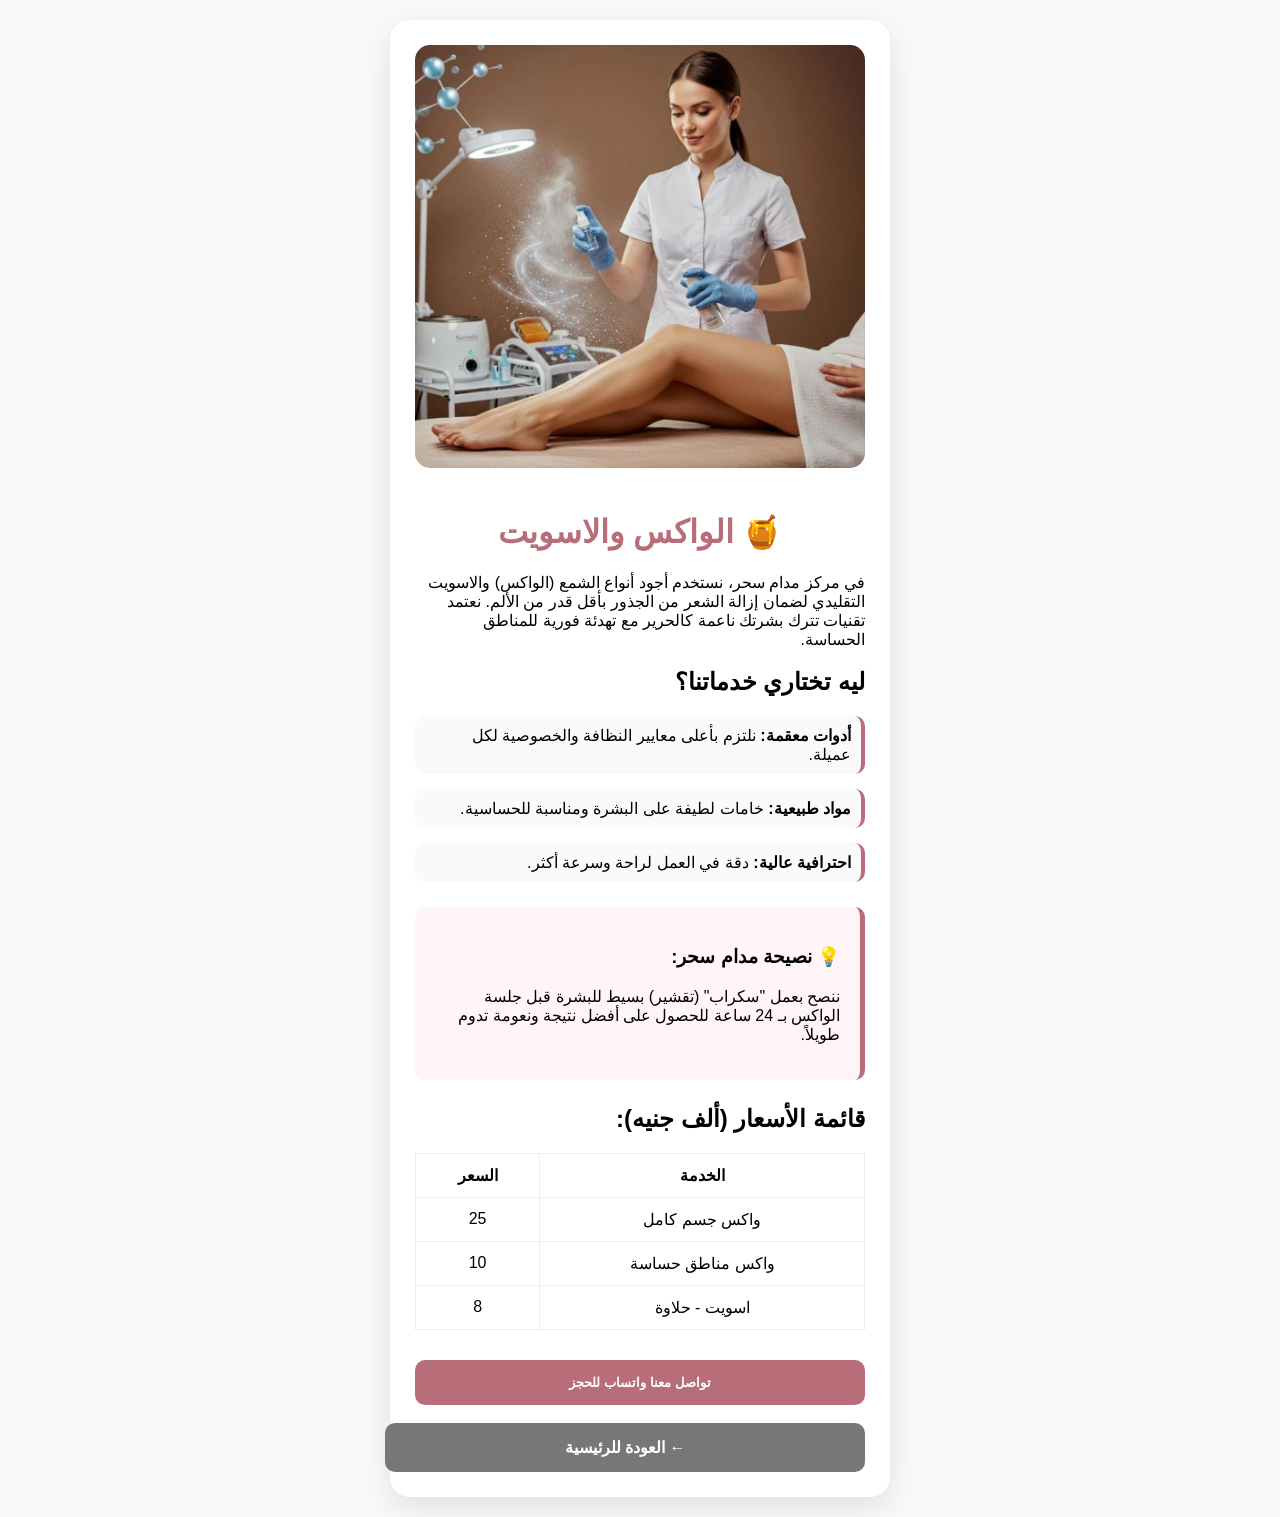
<file: wax.html>
<!DOCTYPE html>
<html lang="ar" dir="rtl">
<head>
    <meta charset="UTF-8">
    <meta name="description" content="استمتعي ببشرة ناعمة وخالية من الشعر مع خدمات الواكس والاسويت في مركز مدام سحر للجمال بالسودان. دقة في الخدمة وراحة تامة.">
    <meta name="viewport" content="width=device-width, initial-scale=1.0">
    <title>الواكس والاسويت | مركز مدام سحر</title>
    <style>
        body { font-family: 'Segoe UI', Tahoma, Geneva, Verdana, sans-serif; background-color: #f9f9f9; margin: 0; padding: 20px; }
        .container { max-width: 500px; margin: auto; }
        .card { background: white; padding: 25px; border-radius: 20px; box-shadow: 0 10px 30px rgba(0,0,0,0.1); }
        .gallery-img { width: 100%; border-radius: 15px; margin-bottom: 20px; }
        h1 { color: #b76e79; text-align: center; }
        .service-list { list-style: none; padding: 0; }
        .service-list li { margin-bottom: 15px; padding: 10px; background: #fafafa; border-radius: 10px; border-right: 4px solid #b76e79; }
        .expert-tip { background: #fff5f7; padding: 20px; border-right: 5px solid #b76e79; margin: 25px 0; border-radius: 10px; text-align: right; }
        .price-table { width: 100%; border-collapse: collapse; margin-top: 15px; }
        .price-table th, .price-table td { padding: 12px; border: 1px solid #eee; text-align: center; }
        .btn { display: block; width: 100%; padding: 15px; background: #b76e79; color: white; text-align: center; border-radius: 10px; text-decoration: none; font-weight: bold; border: none; cursor: pointer; }
        
        /* Modal Styles */
        .modal { display: none; position: fixed; top: 0; left: 0; width: 100%; height: 100%; background: rgba(0,0,0,0.6); align-items: center; justify-content: center; z-index: 1000; }
        .modal-content { background: white; padding: 25px; border-radius: 20px; width: 85%; max-width: 400px; text-align: center; }
        .modal-content input { width: 90%; padding: 12px; margin: 15px 0; border: 2px solid #eee; border-radius: 10px; }
    </style>
</head>
<body>

    <div class="container">
        <div class="card">
            <img src="images/wex.jpeg" alt="خدمة الواكس" class="gallery-img">
            
            <h1>🍯 الواكس والاسويت</h1>
            <p>في مركز مدام سحر، نستخدم أجود أنواع الشمع (الواكس) والاسويت التقليدي لضمان إزالة الشعر من الجذور بأقل قدر من الألم. نعتمد تقنيات تترك بشرتك ناعمة كالحرير مع تهدئة فورية للمناطق الحساسة.</p>

            <section>
                <h2>ليه تختاري خدماتنا؟</h2>
                <ul class="service-list">
                    <li><strong>أدوات معقمة:</strong> نلتزم بأعلى معايير النظافة والخصوصية لكل عميلة.</li>
                    <li><strong>مواد طبيعية:</strong> خامات لطيفة على البشرة ومناسبة للحساسية.</li>
                    <li><strong>احترافية عالية:</strong> دقة في العمل لراحة وسرعة أكثر.</li>
                </ul>
            </section>

            <section class="expert-tip">
                <h3>💡 نصيحة مدام سحر:</h3>
                <p>ننصح بعمل "سكراب" (تقشير) بسيط للبشرة قبل جلسة الواكس بـ 24 ساعة للحصول على أفضل نتيجة ونعومة تدوم طويلاً.</p>
            </section>

            <section>
                <h2>قائمة الأسعار (ألف جنيه):</h2>
                <table class="price-table">
                    <thead><tr><th>الخدمة</th><th>السعر</th></tr></thead>
                    <tbody>
                        <tr><td>واكس جسم كامل</td><td>25</td></tr>
                        <tr><td>واكس مناطق حساسة</td><td>10</td></tr>
                        <tr><td>اسويت - حلاوة</td><td>8</td></tr>
                    </tbody>
                </table>
            </section>

            <div style="margin-top: 30px;">
                <button onclick="document.getElementById('contactModal').style.display='flex'" class="btn">تواصل معنا واتساب للحجز</button>
                <br>
                <a href="index.html" class="btn" style="background:#777;">← العودة للرئيسية</a>
            </div>
        </div>
    </div>

    <!-- النافذة التفاعلية -->
    <div id="contactModal" class="modal">
        <div class="modal-content">
            <h3>يا ريت تكتبي اسمك عشان  ننسق ليك موعد</h3>
            <input type="text" id="userName" placeholder="اكتبي اسمك هنا...">
            <button onclick="sendToWhatsApp()" class="btn" style="width:100%;">إرسال عبر الواتساب</button>
            <button onclick="document.getElementById('contactModal').style.display='none'" style="width:100%; margin-top:15px; border:none; background:none; cursor:pointer; color: #777;">إلغاء</button>
        </div>
    </div>

    <script>
        function sendToWhatsApp() {
            var name = document.getElementById('userName').value;
            if(name == "") { alert("من فضلك اكتبي اسمك أولاً"); return; }
            var url = "https://wa.me/249916825552?text=أهلاً%20مركز%20مدام%20سحر،%20معاكم%20" + name + "%20عايزة%20استفسر%20عن%20خدمات%20الواكس%20والاسويت.";
            window.open(url, '_blank');
            document.getElementById('contactModal').style.display = 'none';
        }
    </script>

</body>
</html>
</file>
<file: style.css>
/* --- 1. أساسيات التصميم والمتغيرات --- */
:root {
    --bg-color: #fdf6f7;        
    --text-color: #4a4a4a;      
    --accent-color: #b56a80;    
    --secondary-bg: #ffffff;    
    --hover-color: #d896a8;     
    --primary: #b56a80;        
}

* { 
    box-sizing: border-box; 
    margin: 0; 
    padding: 0; 
    font-family: 'Segoe UI', Tahoma, sans-serif; 
}

body { 
    direction: rtl; 
    background-color: var(--bg-color); 
    color: var(--text-color); 
    line-height: 1.6; 
    overflow-x: hidden; 
}

/* --- 2. الهيدر والقائمة --- */
header { 
    background: var(--secondary-bg); 
    padding: 15px 20px; 
    display: flex; 
    justify-content: space-between; 
    align-items: center; 
    box-shadow: 0 2px 10px rgba(0,0,0,0.05); 
    position: sticky; 
    top: 0; 
    z-index: 1000;
}

.logo img { height: 50px; border-radius: 50%; }

.menu-toggle { display: none; flex-direction: column; gap: 6px; cursor: pointer; padding: 10px; }
.menu-toggle .bar { width: 30px; height: 3px; background-color: var(--primary); border-radius: 2px; transition: 0.4s; }

nav ul { list-style: none; display: flex; gap: 20px; margin: 0; padding: 0; }
nav a { text-decoration: none; color: var(--primary); font-weight: bold; font-size: 14px; transition: 0.3s; }
nav a:hover { color: var(--hover-color); }

/* --- 3. تأثيرات الأزرار (عامة) --- */
.menu-toggle.active .bar:nth-child(1) { transform: rotate(45deg) translate(8px, 6px); }
.menu-toggle.active .bar:nth-child(2) { opacity: 0; }
.menu-toggle.active .bar:nth-child(3) { transform: rotate(-45deg) translate(8px, -6px); }

@keyframes slideDown {
    from { opacity: 0; transform: translateY(-20px); }
    to { opacity: 1; transform: translateY(0); }
}

/* --- 4. التجاوب (Media Queries) --- */
@media (min-width: 769px) {
    .menu-toggle { display: none !important; }
}

@media (max-width: 768px) {
    .menu-toggle { display: flex !important; }

    #nav-menu {
        display: none;
        position: absolute;
        top: 80px;
        right: 5%;
        width: 90%;
        background: rgba(255, 255, 255, 0.95);
        backdrop-filter: blur(15px);
        -webkit-backdrop-filter: blur(15px);
        border: 1px solid rgba(255, 255, 255, 0.3);
        box-shadow: 0 8px 32px 0 rgba(31, 38, 135, 0.2);
        border-radius: 20px;
        text-align: center;
        padding: 30px 20px;
        z-index: 9999;
    }

    #nav-menu.active {
        display: block !important;
        animation: slideDown 0.3s ease;
    }

    #nav-menu ul { display: flex; flex-direction: column; list-style: none; padding: 0; }
    #nav-menu li { margin: 15px 0; border-bottom: 1px solid rgba(181, 106, 128, 0.1); }
    #nav-menu a { color: var(--text-color); font-size: 18px; text-decoration: none; display: block; padding: 10px; }
}

/* --- 5. العناصر العامة --- */
.container { padding: 20px 5px; text-align: center; width: 100%; }
h2 { color: var(--primary); margin-bottom: 20px; }

.btn { 
    display: inline-block; padding: 12px 25px; 
    background: var(--primary); color: white; 
    text-decoration: none; border-radius: 30px; 
    transition: 0.3s; margin-top: 10px; border: none; cursor: pointer;
}
.btn:hover { background: var(--hover-color); }

/* --- 6. معرض الصور والخدمات --- */
.gallery-grid { 
    display: grid; 
    grid-template-columns: repeat(auto-fit, minmax(150px, 1fr)); 
    gap: 10px; 
    padding: 5px; 
}

.gallery-img, .service-card { width: 100%; border-radius: 15px; transition: 0.3s; }

.service-card { 
    background: white; padding: 10px; display: block; 
    text-decoration: none; border: 1px solid #eee; 
    color: var(--primary); box-shadow: 0 4px 6px rgba(0,0,0,0.05);
}
.service-card:hover { transform: translateY(-5px); box-shadow: 0 5px 15px rgba(0,0,0,0.1); }

/* --- 7. النموذج والزر العائم --- */
.booking-form { max-width: 500px; margin: 20px auto; background: white; padding: 30px; border-radius: 20px; box-shadow: 0 5px 15px rgba(0,0,0,0.05); }
.form-group { margin-bottom: 15px; text-align: right; }
.form-group label { display: block; margin-bottom: 5px; font-weight: bold; }
input, select { width: 100%; padding: 12px; border: 1px solid #ddd; border-radius: 10px; margin-top: 5px; }

.floating-btn {
    position: fixed; left: 20px; bottom: 20px; z-index: 999;
    padding: 12px 20px; background: var(--primary); color: white;
    border-radius: 50px; text-decoration: none; font-size: 14px;
    box-shadow: 0 4px 10px rgba(0,0,0,0.2);
    border: none; cursor: pointer;
}
/* --- 7. استعلامات الوسائط (Responsive) --- */
@media (max-width: 768px) {
    .menu-toggle { display: block; }
    nav ul { 
        display: none; 
        flex-direction: column; 
        position: absolute; 
        top: 70px; 
        right: 0; 
        width: 100%; 
        background: white; 
        padding: 20px; 
        box-shadow: 0 5px 10px rgba(0,0,0,0.1); 
    }
    nav ul.active { display: flex; }
    .gallery-grid { grid-template-columns: 1fr 1fr; }
}/* --- تنسيق خاص بصفحة العروس --- */
.bridal-header {
    background: linear-gradient(rgba(183, 110, 121, 0.8), rgba(183, 110, 121, 0.8)), url('images/bridal-banner.jpg');
    background-size: cover;
    padding: 60px 20px;
    color: white;
    text-align: center;
    border-radius: 0 0 50px 50px;
}

.package-card {
    background: #fff;
    border: 2px solid var(--secondary);
    padding: 30px;
    border-radius: 20px;
    margin: 20px auto;
    max-width: 400px;
    box-shadow: 0 10px 20px rgba(0,0,0,0.1);
    text-align: center;
}

.price-tag {
    font-size: 24px;
    font-weight: bold;
    color: var(--primary);
    margin: 15px 0;
}/* تحسين شكل الصور في المعرض */
.gallery-img {
    width: 100%;
    height: 250px;
    object-fit: cover; /* لضمان تناسق الصور */
    border-radius: 15px;
    transition: transform 0.5s ease;
}

.gallery-img:hover {
    transform: scale(1.05); /* تكبير بسيط عند وضع الماوس */
    box-shadow: 0 10px 20px rgba(183, 110, 121, 0.3);
}

/* بطاقات الخدمات بتصميم "الزجاج" (Glassmorphism) */
.card {
    background: rgba(255, 255, 255, 0.8);
    backdrop-filter: blur(10px);
    border: 1px solid rgba(255, 255, 255, 0.3);
    border-radius: 20px;
    padding: 25px;
    margin: 15px;
}

/* تنسيق العناوين بخط مميز */
h2 {
    position: relative;
    padding-bottom: 10px;
}
h2::after {
    content: "";
    position: absolute;
    bottom: 0;
    right: 50%;
    transform: translateX(50%);
    width: 50px;
    height: 3px;
    background: var(--primary);
    border-radius: 2px;
}.btn {
    background: linear-gradient(45deg, var(--primary), var(--secondary));
    box-shadow: 0 4px 15px rgba(183, 110, 121, 0.4);
    font-weight: bold;
    letter-spacing: 1px;
}

.btn:hover {
    background: linear-gradient(45deg, var(--secondary), var(--primary));
    transform: translateY(-2px);
}html {
    scroll-behavior: smooth; /* تجعل التنقل بين الأقسام ناعماً */
}

@media (max-width: 600px) {
    h2 { font-size: 22px; }
    p { font-size: 14px; }
    .container { padding: 20px 10px; }
}body {
    direction: rtl;
    /* خلفية بلون فاتح جداً مع تدرج خفيف */
    background-color: #fffafb;
    background-image: radial-gradient(#d6a1b1 0.5px, transparent 0.5px);
    background-size: 20px 20px; /* يعطي نمط النقاط الناعم */
    color: var(--text);
    line-height: 1.6;
}.card, .service-card, .booking-form {
    background: #ffffff;
    border-radius: 25px; /* حواف دائرية انسيابية */
    border: 1px solid rgba(183, 110, 121, 0.1);
    box-shadow: 0 10px 30px rgba(183, 110, 121, 0.08); /* ظل وردي خفيف */
    transition: all 0.4s ease;
}

.card:hover {
    box-shadow: 0 15px 40px rgba(183, 110, 121, 0.15);
    transform: translateY(-5px);
}.service-card {
    display: flex;
    flex-direction: column;
    align-items: center;
    gap: 10px;
    padding: 25px;
    transition: all 0.3s ease;
    border: 1px solid #f0f0f0;
}
.details-button {
    display: inline-block;
    background-color: #7a3a41; 
    color: #ffffff;
    padding: 10px 20px;
    margin-top: 15px;
    border-radius: 20px;
    text-decoration: none;
    font-size: 14px;
    transition: background 0.3s ease;
    text-align: center;
}
.service-card i {
    font-size: 30px;
    color: var(--secondary);
    margin-bottom: 5px;
}.fade-in {
    opacity: 0;
    animation: fadeInAnimation 1s ease-in forwards;
}

@keyframes fadeInAnimation {
    from { opacity: 0; transform: translateY(20px); }
    to { opacity: 1; transform: translateY(0); }
}.card, .service-card, .booking-form, header {
    background: rgba(255, 255, 255, 0.7) !important;
    backdrop-filter: blur(15px); /* هذا هو التأثير السحري */
    -webkit-backdrop-filter: blur(15px);
    border: 1px solid rgba(255, 255, 255, 0.5);
}input:focus, select:focus {
    outline: none;
    border: 2px solid var(--primary);
    box-shadow: 0 0 10px rgba(183, 110, 121, 0.3);
    background: #fff;
}/* أضيفي هذا للجسم (body) إذا كنتِ تستخدمين مكتبة تحميل */
.loader {
    border: 5px solid #f3f3f3;
    border-top: 5px solid var(--primary);
    border-radius: 50%;
    width: 40px;
    height: 40px;
    animation: spin 1s linear infinite;
}
@keyframes spin { 0% { transform: rotate(0deg); } 100% { transform: rotate(360deg); } }
/* زيادة المسافات في الشاشات الكبيرة */
@media (min-width: 1024px) {
    .container { padding: 80px 15%; }
    .gallery-grid { gap: 30px; }
}

/* تباعد ذكي بين الفقرات */
p { margin-bottom: 15px; }
::selection {
    background: var(--primary);
    color: white;
}/* تزيين بطاقة "شاركينا تجربتك" */
#testimonials .card {
    background: #ffffff;
    border: 1px solid rgba(183, 110, 121, 0.2);
    border-radius: 30px;
    padding: 40px;
    margin: 20px auto;
    max-width: 600px;
    box-shadow: 0 15px 35px rgba(183, 110, 121, 0.08);
    position: relative;
    overflow: hidden;
}

/* إضافة تأثير زخرفي خفيف خلف البطاقة */
#testimonials .card::before {
    content: "✨";
    position: absolute;
    top: 10px;
    left: 20px;
    font-size: 20px;
    opacity: 0.3;
}

/* تزيين قسم "رأيك يهمنا" (Feedback Section) */
#feedback {
    background: linear-gradient(135deg, #fffafb, #fcecee);
    border: 2px dashed var(--secondary);
    border-radius: 40px;
    padding: 50px 20px;
    margin: 40px auto;
    max-width: 700px;
    text-align: center;
    transition: 0.4s;
}

#feedback:hover {
    border-style: solid;
    box-shadow: 0 10px 30px rgba(183, 110, 121, 0.15);
}

/* تنسيق زر "أضيفي تعليقك" ليكون أكثر جاذبية */
#feedback .btn {
    background: var(--primary);
    color: white;
    padding: 15px 40px;
    border-radius: 50px;
    font-weight: bold;
    box-shadow: 0 5px 15px rgba(183, 110, 121, 0.3);
    margin-top: 20px;
    display: inline-block;
}

#feedback .btn:hover {
    transform: scale(1.05);
    background: var(--secondary);
}/* حاوية الأسئلة */
.faq-item {
    background: white;
    border-radius: 15px;
    margin-bottom: 15px;
    box-shadow: 0 4px 10px rgba(183, 110, 121, 0.05);
    overflow: hidden;
}

/* زر السؤال */
.faq-question {
    width: 100%;
    padding: 20px;
    background: #fffafb;
    border: none;
    text-align: right;
    font-weight: bold;
    color: var(--primary);
    cursor: pointer;
    display: flex;
    justify-content: space-between;
}

/* إجابة السؤال */
.faq-answer {
    padding: 0 20px 20px 20px;
    color: #666;
    line-height: 1.6;
}.offer-box {
    background: linear-gradient(135deg, #b76e79, #d6a1b1);
    color: white;
    padding: 40px;
    border-radius: 30px;
    text-align: center;
    margin: 30px auto;
    max-width: 600px;
    box-shadow: 0 10px 25px rgba(183, 110, 121, 0.3);
}

.offer-box h3 { font-size: 24px; margin-bottom: 15px; }

/* تنسيق زر "اضغط للتفاصيل" داخل العرض */
.offer-box button {
    background: white;
    color: var(--primary);
    padding: 12px 30px;
    border-radius: 30px;
    border: none;
    font-weight: bold;
    cursor: pointer;
    transition: 0.3s;
}

.offer-box button:hover {
    background: #fdf5f6;
    transform: scale(1.05);
}.faq-answer {
    display: none; /* مخفية في البداية */
    padding: 15px;
    background: white;
    border-top: 1px solid #eee;
}

.faq-question::after {
    content: '+'; /* علامة تظهر أن السؤال قابل للضغط */
    font-size: 20px;
}/* حاوية النموذج */
.booking-form {
    max-width: 500px;
    margin: 40px auto;
    padding: 40px;
    background: rgba(255, 255, 255, 0.9);
    border-radius: 30px;
    box-shadow: 0 20px 40px rgba(183, 110, 121, 0.15); /* ظل ناعم */
    border: 1px solid rgba(183, 110, 121, 0.1);
}

/* تنسيق الحقول */
.form-group { margin-bottom: 25px; }

.form-group label {
    display: block;
    margin-bottom: 10px;
    font-weight: 700;
    color: var(--primary);
    font-size: 15px;
}

input, select {
    width: 100%;
    padding: 15px;
    border: 2px solid #f0f0f0;
    border-radius: 15px;
    font-size: 16px;
    transition: 0.3s;
}

input:focus, select:focus {
    border-color: var(--primary);
    background: #fff;
    outline: none;
}

/* زر الحجز (جذاب جداً) */
.whatsapp-book-btn {
    width: 100%;
    padding: 18px;
    background: linear-gradient(135deg, #25d366, #128c7e); /* لون واتساب */
    color: white;
    border: none;
    border-radius: 20px;
    font-size: 18px;
    font-weight: bold;
    cursor: pointer;
    transition: 0.4s;
    display: flex;
    justify-content: center;
    align-items: center;
    gap: 10px;
}

.whatsapp-book-btn:hover {
    transform: translateY(-5px);
    box-shadow: 0 10px 20px rgba(37, 211, 102, 0.3);
}.map-container {
    width: 100%;
    height: 350px;
    border-radius: 30px;
    overflow: hidden; /* يضمن بقاء الزوايا دائرية */
    border: 5px solid white;
    box-shadow: 0 10px 25px rgba(0,0,0,0.1);
    margin-top: 20px;
}

.map-container iframe {
    width: 100%;
    height: 100%;
}#about {
    background: #ffffff;
    padding: 60px 20px;
    border-radius: 40px;
    margin: 40px auto;
    max-width: 900px;
    text-align: center;
    box-shadow: 0 10px 30px rgba(183, 110, 121, 0.05);
}

#about p {
    font-size: 18px;
    color: #555;
    line-height: 2;
    margin-top: 20px;
    max-width: 800px;
    margin-left: auto;
    margin-right: auto;
}.services-grid {
    display: grid;
    grid-template-columns: repeat(auto-fit, minmax(140px, 1fr));
    gap: 20px;
    padding: 30px;
}

.service-item {
    background: white;
    padding: 25px 15px;
    border-radius: 20px;
    border: 1px solid #fdf5f6;
    transition: 0.4s;
    text-align: center;
    box-shadow: 0 5px 15px rgba(0,0,0,0.03);
}

.service-item:hover {
    transform: translateY(-10px);
    border-color: var(--primary);
    box-shadow: 0 10px 20px rgba(183, 110, 121, 0.1);
}

.service-item i, .service-item span {
    display: block;
    font-size: 35px;
    margin-bottom: 10px;
    color: var(--primary);
}/* تنسيق بطاقات الآراء */
.testimonial-container {
    display: grid;
    grid-template-columns: repeat(auto-fit, minmax(300px, 1fr));
    gap: 20px;
    padding: 20px;
}

.card {
    background: #ffffff;
    padding: 30px;
    border-radius: 25px;
    border-right: 5px solid var(--primary); /* خط جانبي لتمييز البطاقة */
    box-shadow: 0 10px 20px rgba(183, 110, 121, 0.08);
    position: relative;
}

.card p {
    font-style: italic;
    color: #555;
    margin-bottom: 15px;
}

.card strong {
    color: var(--primary);
    display: block;
    margin-top: 10px;
}.emergency-section {
    text-align: center;
    padding: 40px 20px;
    background: #fff9f9;
    border-top: 2px dashed var(--primary);
    border-bottom: 2px dashed var(--primary);
}

.emergency-btn {
    background: #d63031; /* لون أحمر طوارئ */
    color: white;
    padding: 15px 40px;
    border-radius: 50px;
    border: none;
    font-size: 18px;
    font-weight: bold;
    cursor: pointer;
    transition: 0.3s;
    box-shadow: 0 5px 15px rgba(214, 48, 49, 0.3);
}

.emergency-btn:hover {
    transform: scale(1.05);
    background: #b52a2a;
}.modal-content {
    background: white;
    padding: 40px;
    border-radius: 30px;
    max-width: 400px;
    margin: 10% auto;
    text-align: center;
    box-shadow: 0 20px 50px rgba(0,0,0,0.2);
}

.whatsapp-btn {
    display: block;
    background: #25d366;
    color: white;
    padding: 15px;
    text-decoration: none;
    border-radius: 15px;
    margin-top: 20px;
    font-weight: bold;
}header {
    display: flex;
    justify-content: space-between;
    align-items: center;
    padding: 20px 5%;
    background: rgba(255, 255, 255, 0.95);
    backdrop-filter: blur(10px);
    position: sticky;
    top: 0;
    z-index: 1000;
    box-shadow: 0 5px 15px rgba(0,0,0,0.05);
}

.nav-links {
    display: flex;
    gap: 30px;
    list-style: none;
}

.nav-links a {
    text-decoration: none;
    color: var(--dark);
    font-weight: 600;
    transition: 0.3s;
}

.nav-links a:hover { color: var(--primary); }
.hero {
    text-align: center;
    padding: 100px 20px;
    background: linear-gradient(180deg, #fffafb 0%, #ffffff 100%);
}

.hero h1 {
    font-size: 3rem;
    color: var(--primary);
    margin-bottom: 15px;
}

.hero p {
    font-size: 1.2rem;
    color: #777;
    margin-bottom: 30px;
}

/* تحسين زر "اقرئي قصتنا" */
.btn-story {
    padding: 15px 40px;
    background: var(--primary);
    color: white;
    border-radius: 50px;
    text-decoration: none;
    font-weight: bold;
    transition: 0.3s;
}

.btn-story:hover {
    background: var(--secondary);
    transform: scale(1.05);
}.hero {
    /* خلفية صورة مع تغطية لونية */
    background: linear-gradient(rgba(255, 250, 251, 0.85), rgba(255, 250, 251, 0.85)), 
                url('images/sahar.jpeg');
    background-size: cover;
    background-position: center;
    background-repeat: no-repeat;
    
    /* تنسيق النص ليتوسط الخلفية */
    text-align: center;
    padding: 120px 20px;
    border-radius: 0 0 50px 50px; /* انحناء سفلي يعطي طابعاً عصرياً */
    position: relative;
}

.hero h1 {
    font-size: 3.5rem;
    color: var(--primary);
    margin-bottom: 20px;
    text-shadow: 2px 2px 4px rgba(0,0,0,0.05);
}

.hero p {
    font-size: 1.3rem;
    color: #555;
    margin-bottom: 40px;
}.back-btn {
    padding: 10px 20px;
    background-color: #d6879e; /* لون مستوحى من زر الحجز في الصورة */
    color: white;
    border: none;
    border-radius: 25px; /* حواف دائرية تتناسب مع زر الحجز */
    cursor: pointer;
    font-family: 'Arial', sans-serif;
    transition: background-color 0.3s;/* إخفاء القائمة في الموبايل افتراضياً */
@media screen and (max-width: 768px) {
    #nav-menu {
        display: none; 
        width: 100%;
    }
    .menu-toggle {
        display: block;
        cursor: pointer;
        padding: 15px;
    }
}

/* إظهار القائمة دائماً في الكمبيوتر */
@media screen and (min-width: 769px) {
    .menu-toggle {
        display: none;
    }
    #nav-menu {
        display: block !important;
    }
}
}

.back-btn:hover {
    background-color: #b56a80; /* لون أغمق قليلاً عند التمرير */ 
    color: rgba(236, 12, 172, 0.484);
} /* تحسين الحاوية (Container) */
.hero-content {
    padding: 60px 20px; /* زيادة المساحة ليعطي انطباعاً بالفخامة */
    background-color: #fdfafb; /* لون خلفية هادئ جداً وفاتح */
    border-bottom: 1px solid #eee; /* خط خفيف جداً للفصل */
}

/* تحسين العنوان (h2) */
h2 {
    font-size: 28px;
    font-weight: 300; /* الخط الرفيع يعطي لمسة أناقة */
    letter-spacing: 1px; /* تباعد بسيط بين الحروف */
    color: #4a4a4a;
    margin-bottom: 15px;
}

/* تحسين الفقرة (p) */
p {
    font-size: 16px;
    color: #888;
    margin-bottom: 30px;
    line-height: 1.6;
}

/* تحسين الزر (btn) ليصبح أكثر عصرية */
.btn {
    background-color: transparent; /* خلفية شفافة */
    color: #b56a80; /* اللون الأساسي للخط */
    border: 1px solid #b56a80; /* إطار بنفس اللون */
    padding: 12px 40px;
    border-radius: 50px; /* حواف دائرية بالكامل */
    transition: all 0.3s ease;
    text-transform: uppercase; /* اختياري لجعل النص بالإنجليزية جذاباً */
}

.btn:hover {
    background-color: #b56a80;
    color: white;
}/* تنسيق قسم الفيديو ليملأ العرض */
.hero-section {
    position: relative;
    width: 100%;
    height: 60vh; /* يغطي 60% من طول شاشة الهاتف */
    overflow: hidden;
    margin-bottom: 20px; /* مسافة بسيطة بين الفيديو وبقية الموقع */
}

/* التأكد من أن الفيديو يغطي المساحة بدون تشويه */
.hero-section video {
    width: 100%;
    height: 100%;
    object-fit: cover; /* هذا الأمر هو الأهم ليظهر الفيديو بشكل صحيح */
}

/* تنسيق النص فوق الفيديو (اختياري) */
.hero-overlay {
    position: absolute;
    bottom: 0;
    width: 100%;
    padding: 20px;
    background: linear-gradient(to top, rgba(0,0,0,0.6), transparent);
    text-align: center;
    color: white;
}/* --- تعديل الأزرار والدوائر لتصبح واضحة --- */
.btn, .service-card {
    background-color: var(--secondary-bg) !important; 
    color: var(--text-color) !important;             
    border: 1px solid var(--accent-color) !important;
    border-radius: 20px;                             
    padding: 15px;
    transition: 0.3s;
}

.btn:hover {
    background-color: var(--accent-color) !important;
    color: white !important;
}

/* لضمان وضوح النصوص داخل الأزرار */
.btn-text, .service-card p, .service-card h3 {
    color: var(--text-color) !important;::-webkit-scrollbar { width: 8px; }
::-webkit-scrollbar-track { background: var(--bg-color); }
::-webkit-scrollbar-thumb { background: var(--accent-color); border-radius: 10px; }.header-icon {
    font-size: 20px;
    color: var(--accent-color);
    animation: pulse 2s infinite;
}

@keyframes pulse {
    0% { transform: scale(1); opacity: 0.7; }
    50% { transform: scale(1.2); opacity: 1; }
    100% { transform: s.separator {
    width: 1px;
    height: 30px;
    background: linear-gradient(to bottom, transparent, var(--accent-color), transparent);
    margin: 0 15px;
}cale(1); opacity: 0.7; }
}
    font-weight: bold;.glow-dot {
    width: 8px;
    height: 8px;
    background-color: #25d366; /* أخضر أو ذهبي */
    border-radius: 50%;
    box-shadow: 0 0 8px #25d366;
}header {
    display: flex;
    justify-content: space-between; /* اللوغو يمين، القائمة يسار */
    align-items: center;
}

/* اجعل العنصر الجديد في المنتصف */
.header-center {
    display: flex;
    align-items: center;
}
}
body {
    background: linear-gradient(-45deg, #fdf6f7, #fde3e8, #fbf0f2, #fff);
    background-size: 400% 400%;
    animation: gradient 15s ease infinite;
}

@keyframes gradient {
    0% { background-position: 0% 50%; }
    50% { background-position: 100% 50%; }
    100% { background-position: 0% 50%; }
}.card:hover {
    box-shadow: 0 0 20px rgba(181, 106, 128, 0.4);
    transition: 0.4s;
}.floating {
    animation: float 3s ease-in-out infinite;
}
@keyframes float {
    0% { transform: translateY(0px); }
    50% { transform: translateY(-10px); }
    100% { transform: translateY(0px); }
}.brand-text {
    font-size: 14px;
    color: #b56a80; /* لونك المعتمد */
    font-weight: bold;
    margin-left: 10px;
    letter-spacing: 1px;
}

 /* الحاوية الرئيسية للهيدر */
.header-container {
    display: flex;
    justify-content: space-between; /* توزيع العناصر على الأطراف */
    align-items: center;
    padding: 10px;
    background-color: #fff; /* خلفية بيضاء أو حسب لون موقعك */
    border-bottom: 1px solid #eee;
}

/* تنسيق العنوان الأفقي ليناسب السطر الواحد */
 .header-text-horizontal {
    display: flex;
    justify-content: center;
    align-items: center;
    gap: 15px;
    padding: 0 10px;
    flex-grow: 1;
    /* خلفية بلون وردي خفيف جداً، مطابق لخلفية الموقع */
    background-color: #fdf5f6; 
}

 .main-title-horiz {
    font-size: 16px;
    font-weight: 900;
    color: #5d2a2a; /* اللون الخمري الأكثر بروزاً */
    margin: 0;
}

.sub-title-horiz {
    font-size: 12px;
    color: #b56576; /* اللون الوردي المائل للخمري */
    margin: 0;
}

.ornament-horiz {
    color: #b56576; /* مطابق للون الترحيب */
    font-size: 14px;
}

/* تنسيق الشعار */
.logo img {
    height: 40px; /* تحجيم اللوجو ليناسب الشريط */
    width: auto;
}

/* تنسيق زر القائمة */
.menu-toggle {
    cursor: pointer;
    display: flex;
    flex-direction: column;
    gap: 4px;
}

.menu-toggle .bar {
    width: 25px;
    height: 3px;
    background-color: #4a2c2c;
}

/* تحسين العناوين للفخامة */
.main-title-horiz {
    font-size: 14px; /* حجم صغير ومناسب للجوال */
    font-weight: bold;
    color: #4a2c2c;
    margin: 0;
}

.sub-title-horiz {
    font-size: 10px;
    color: #a87979;
    margin: 0;
}

.ornament-horiz {
    color: #c5a059;
    font-size: 12px;
}
</file>
